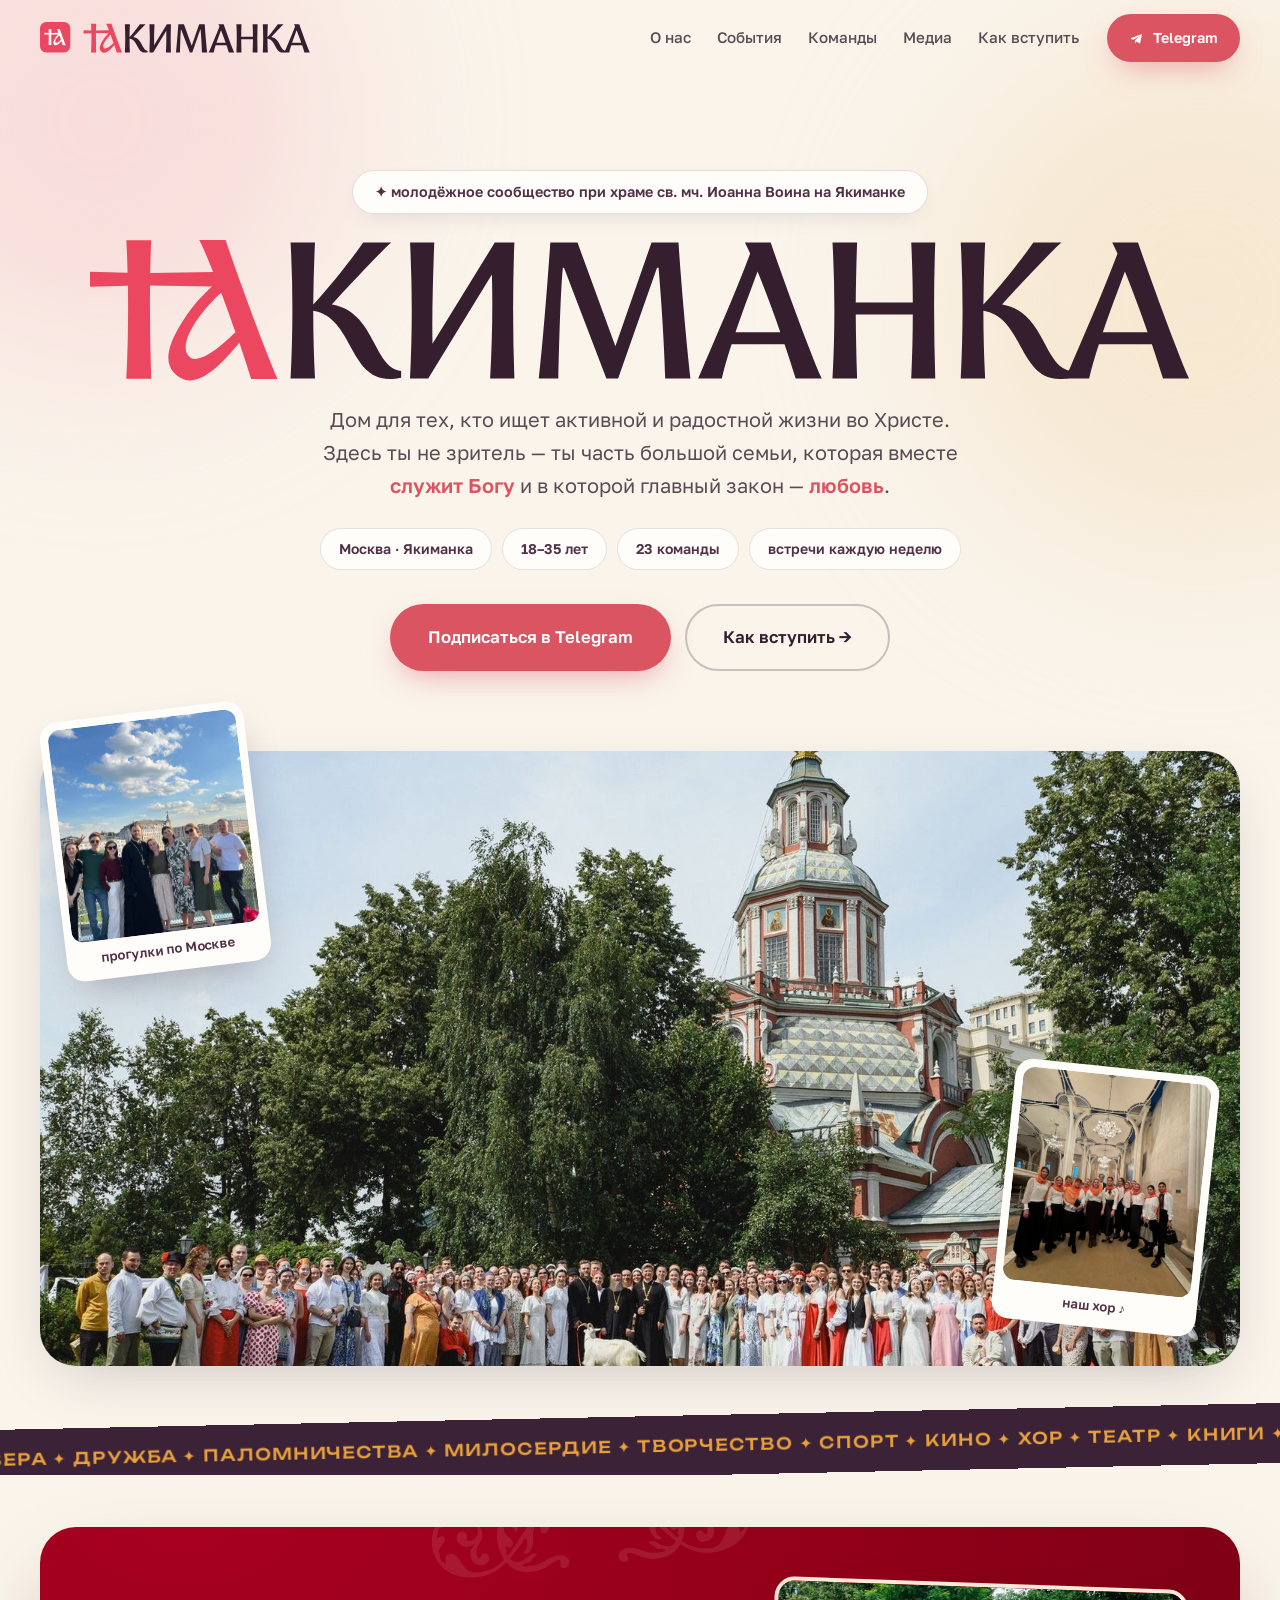
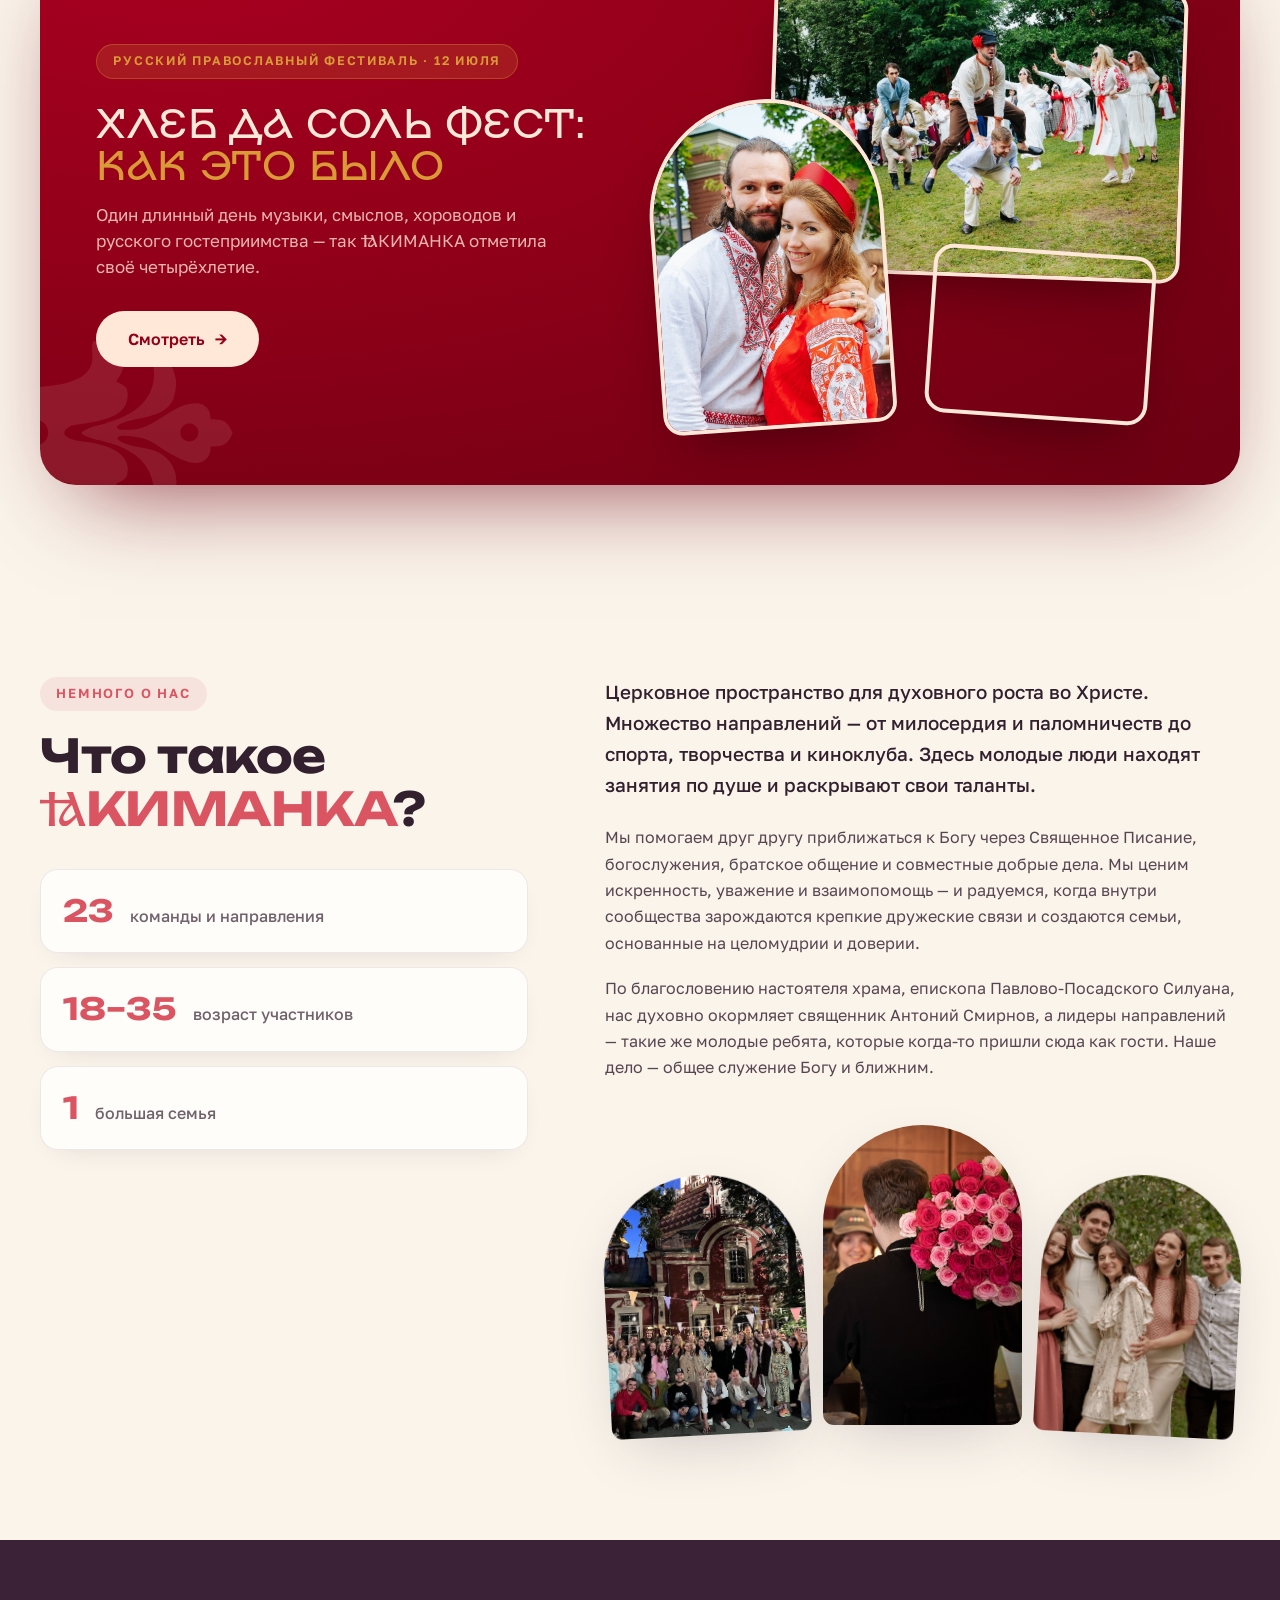
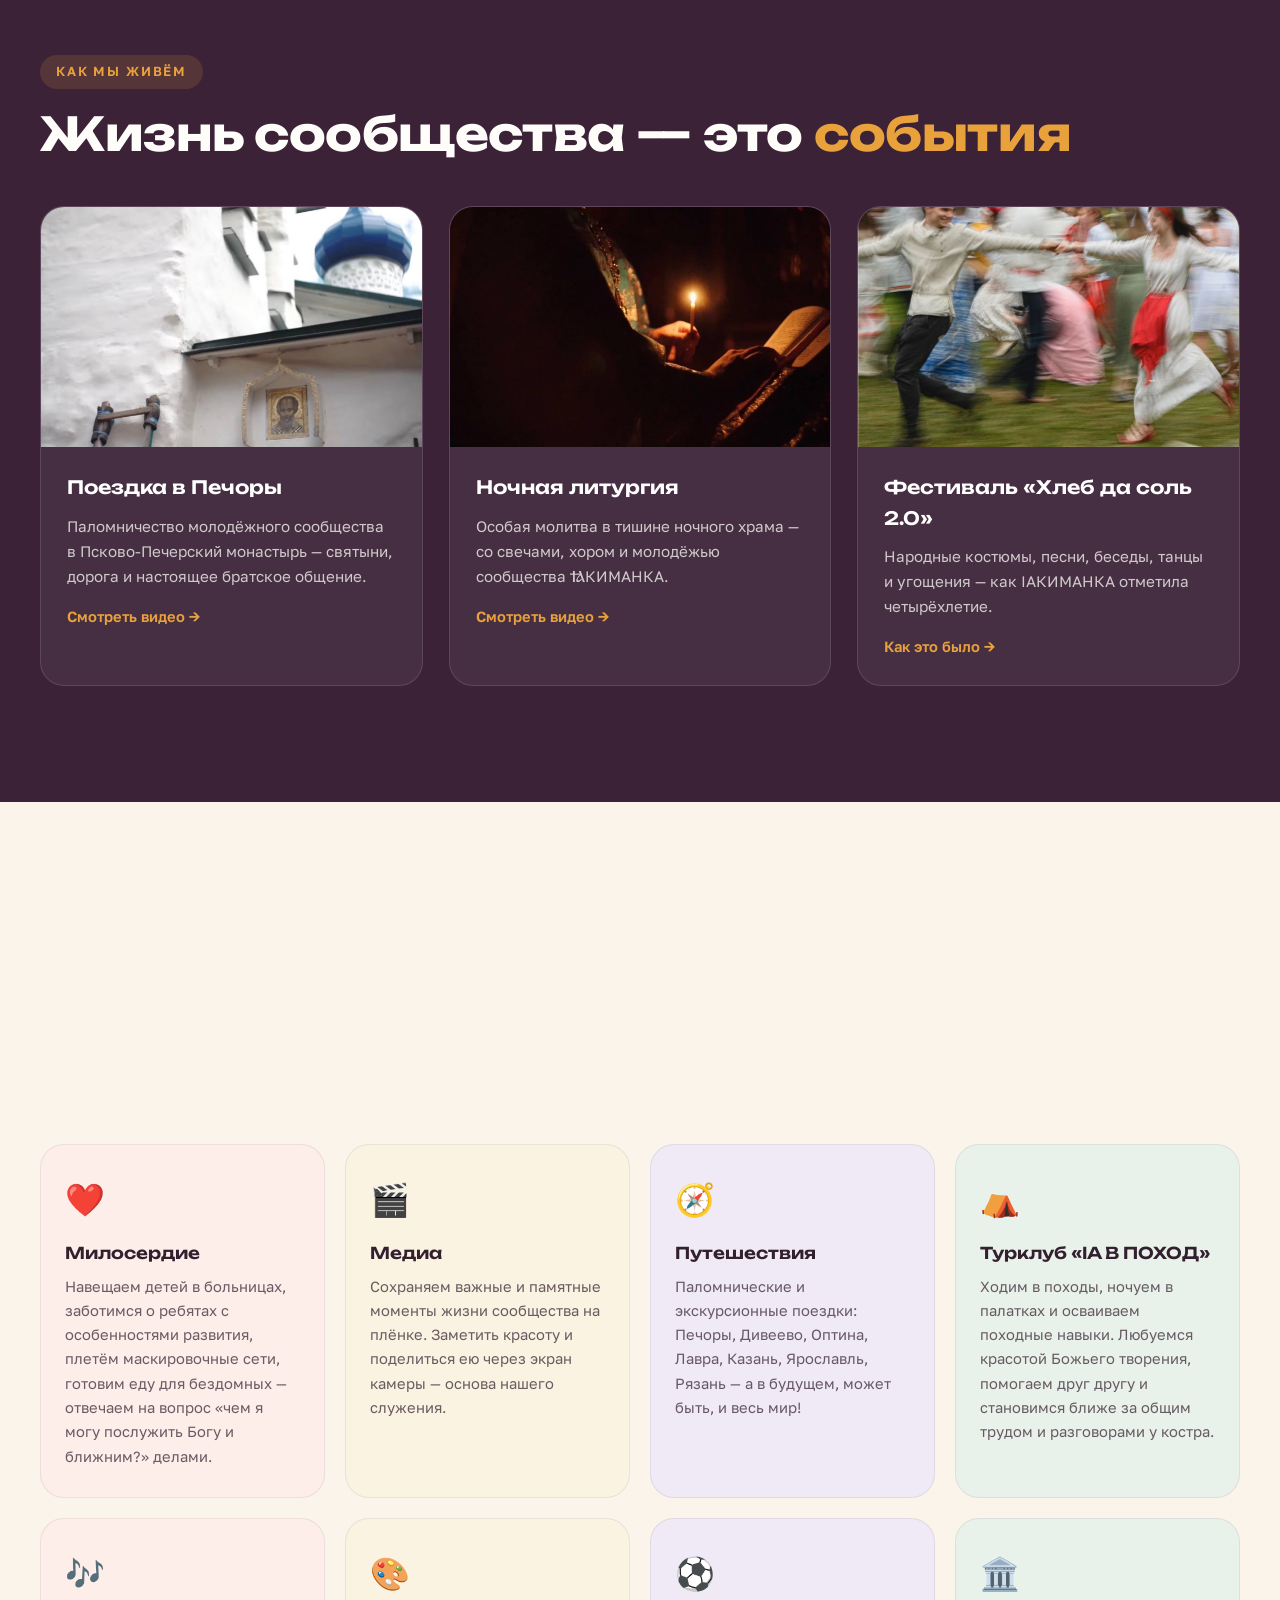
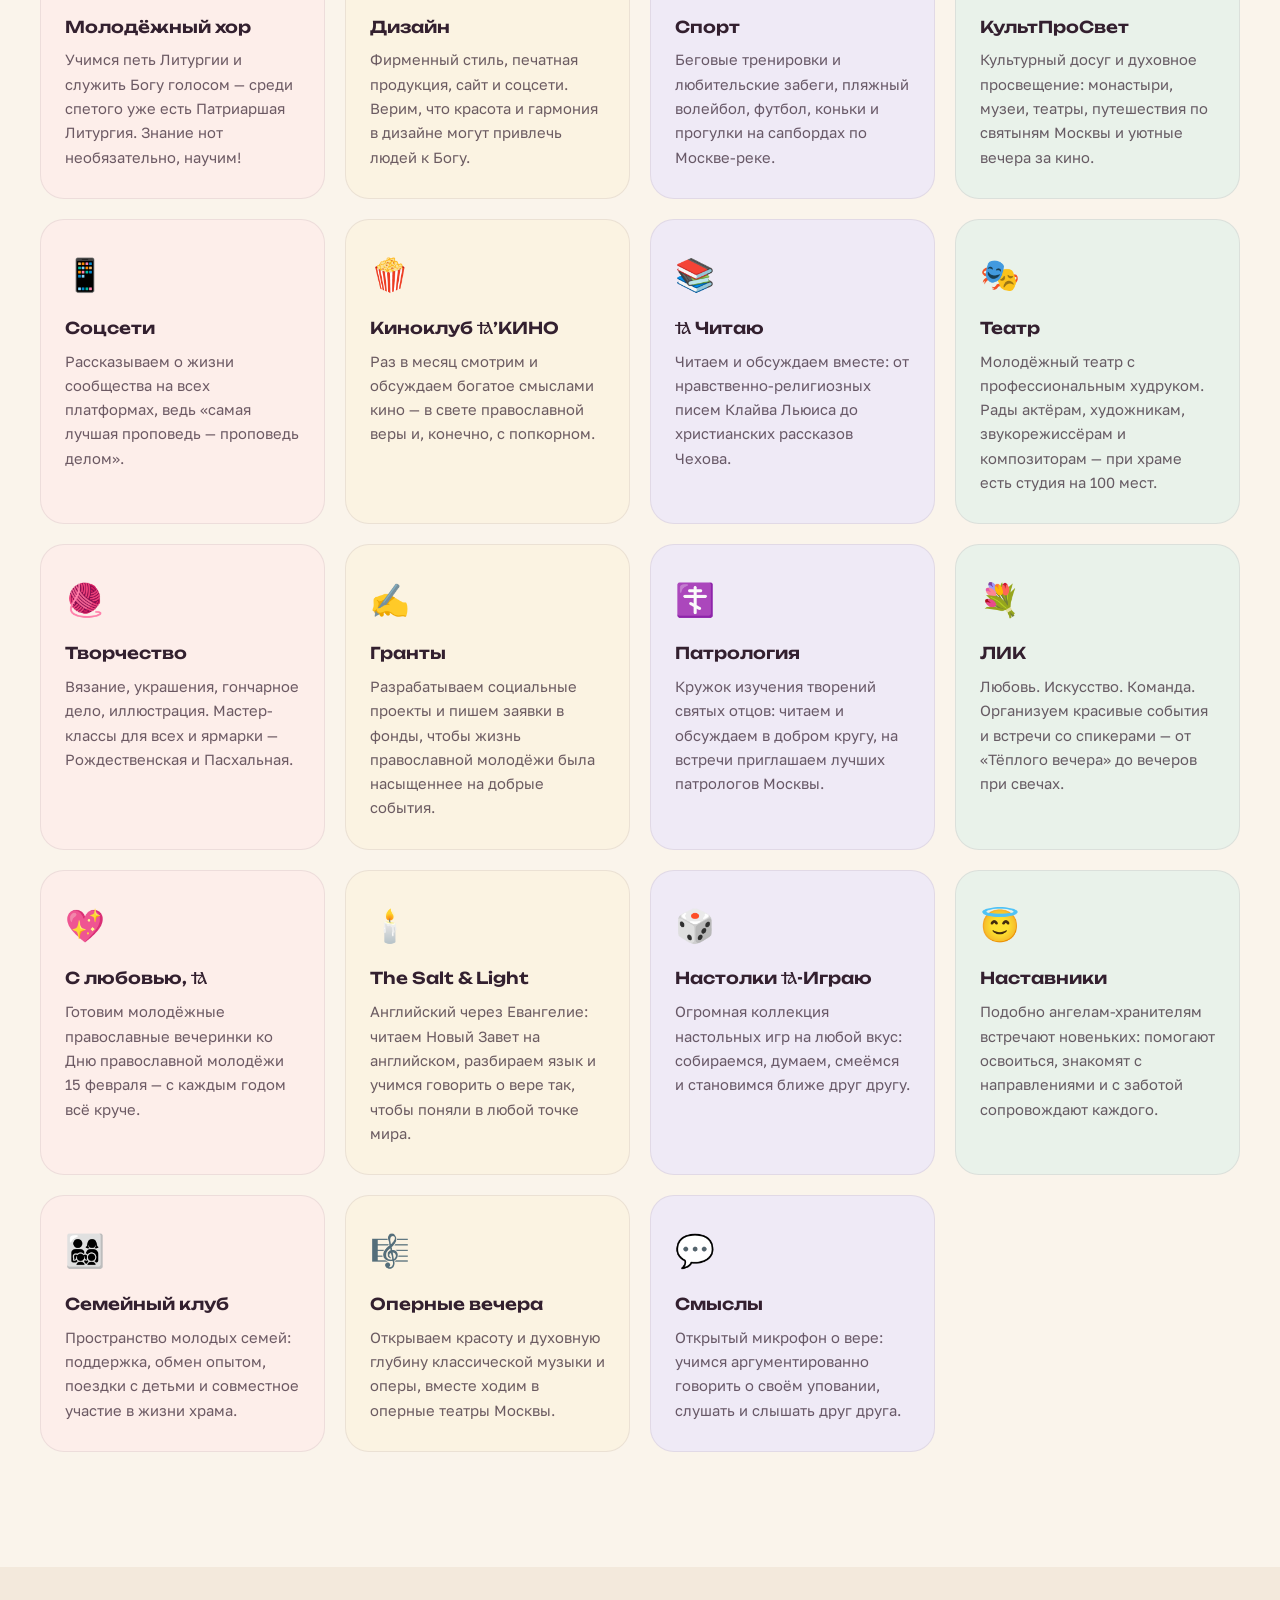
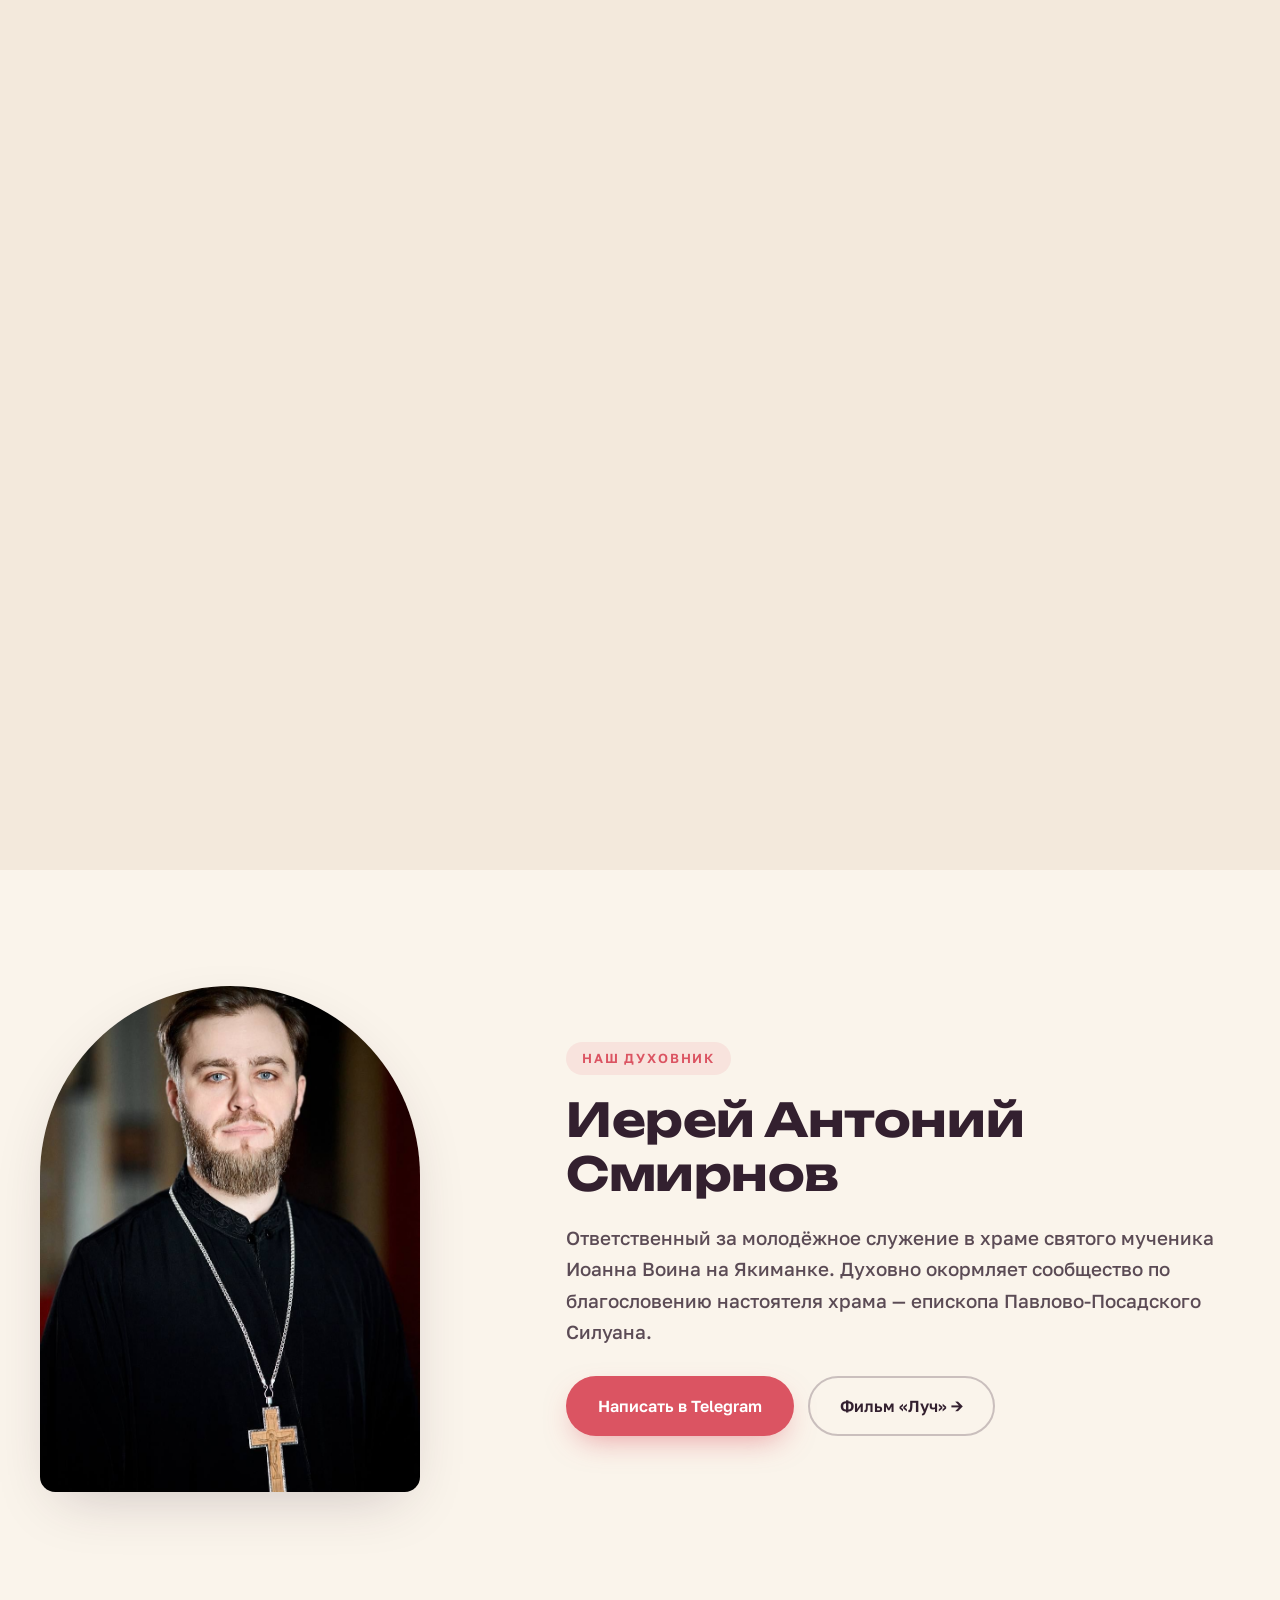
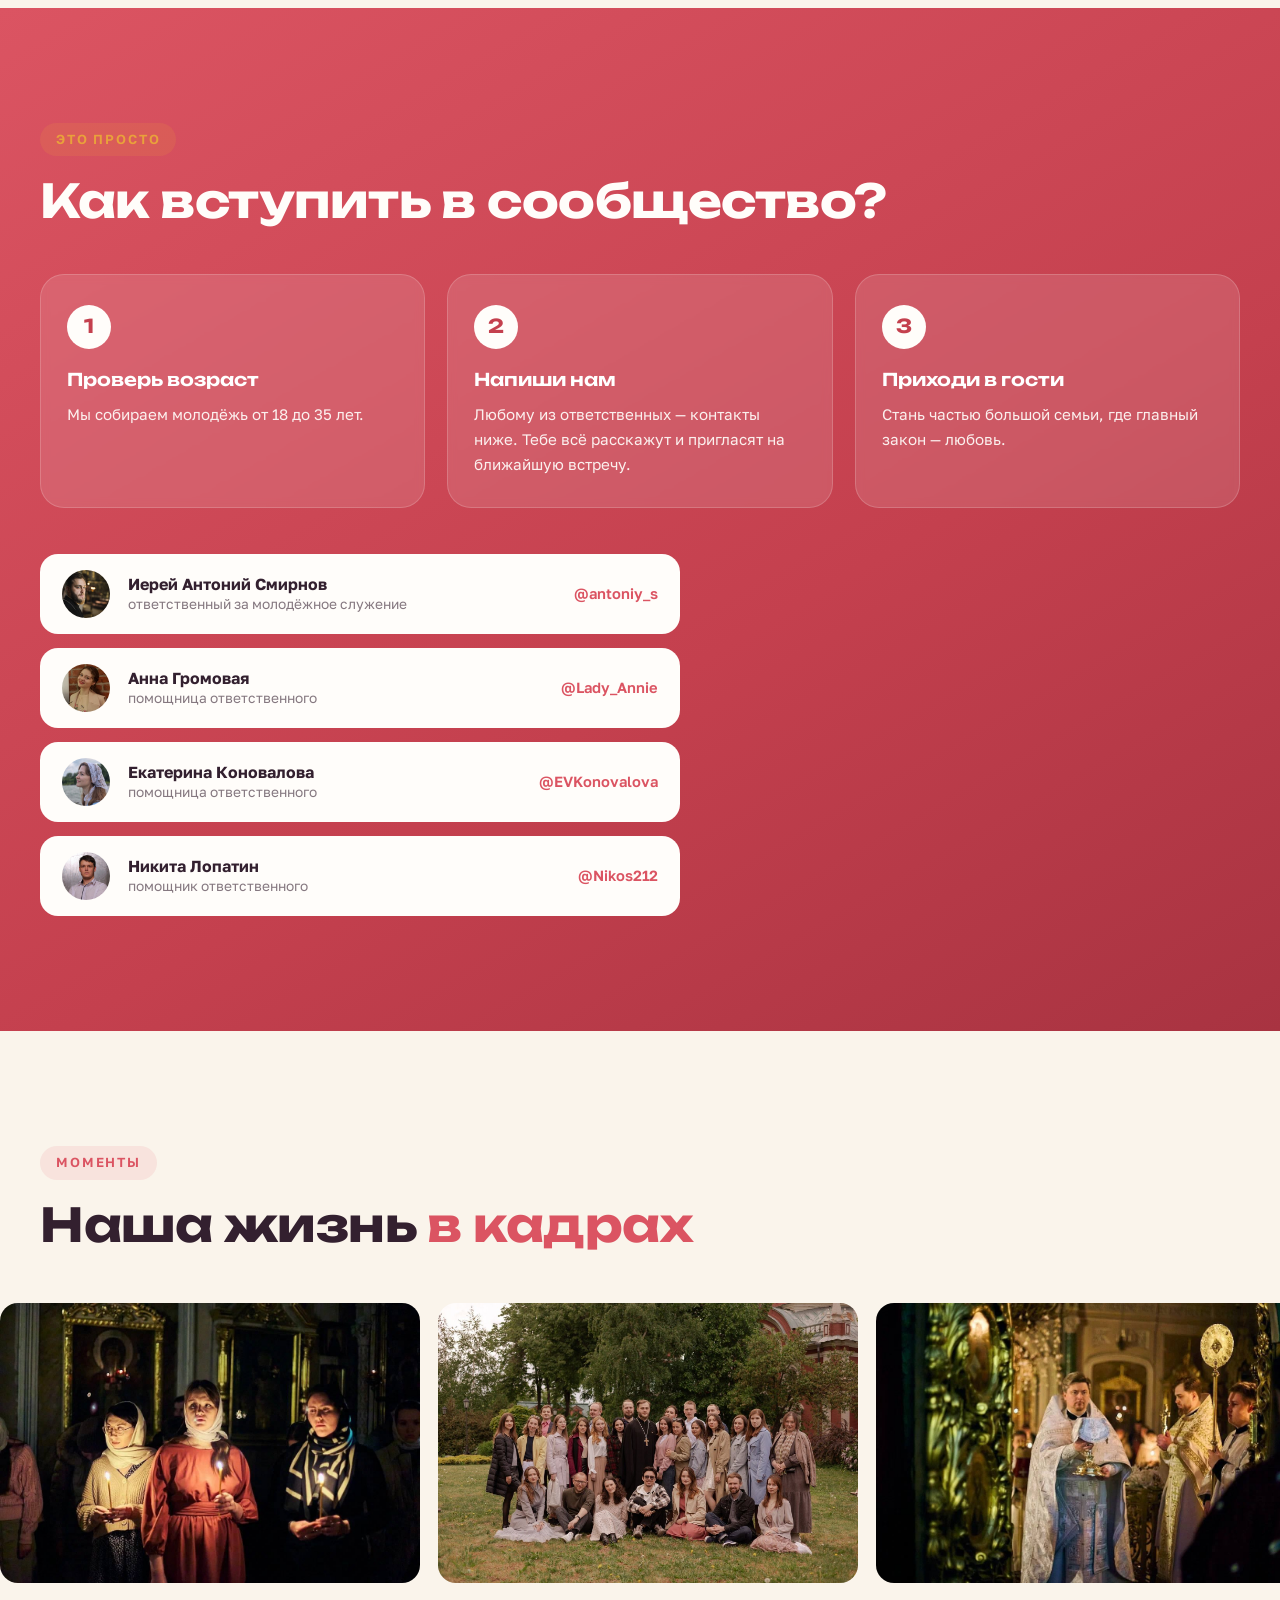
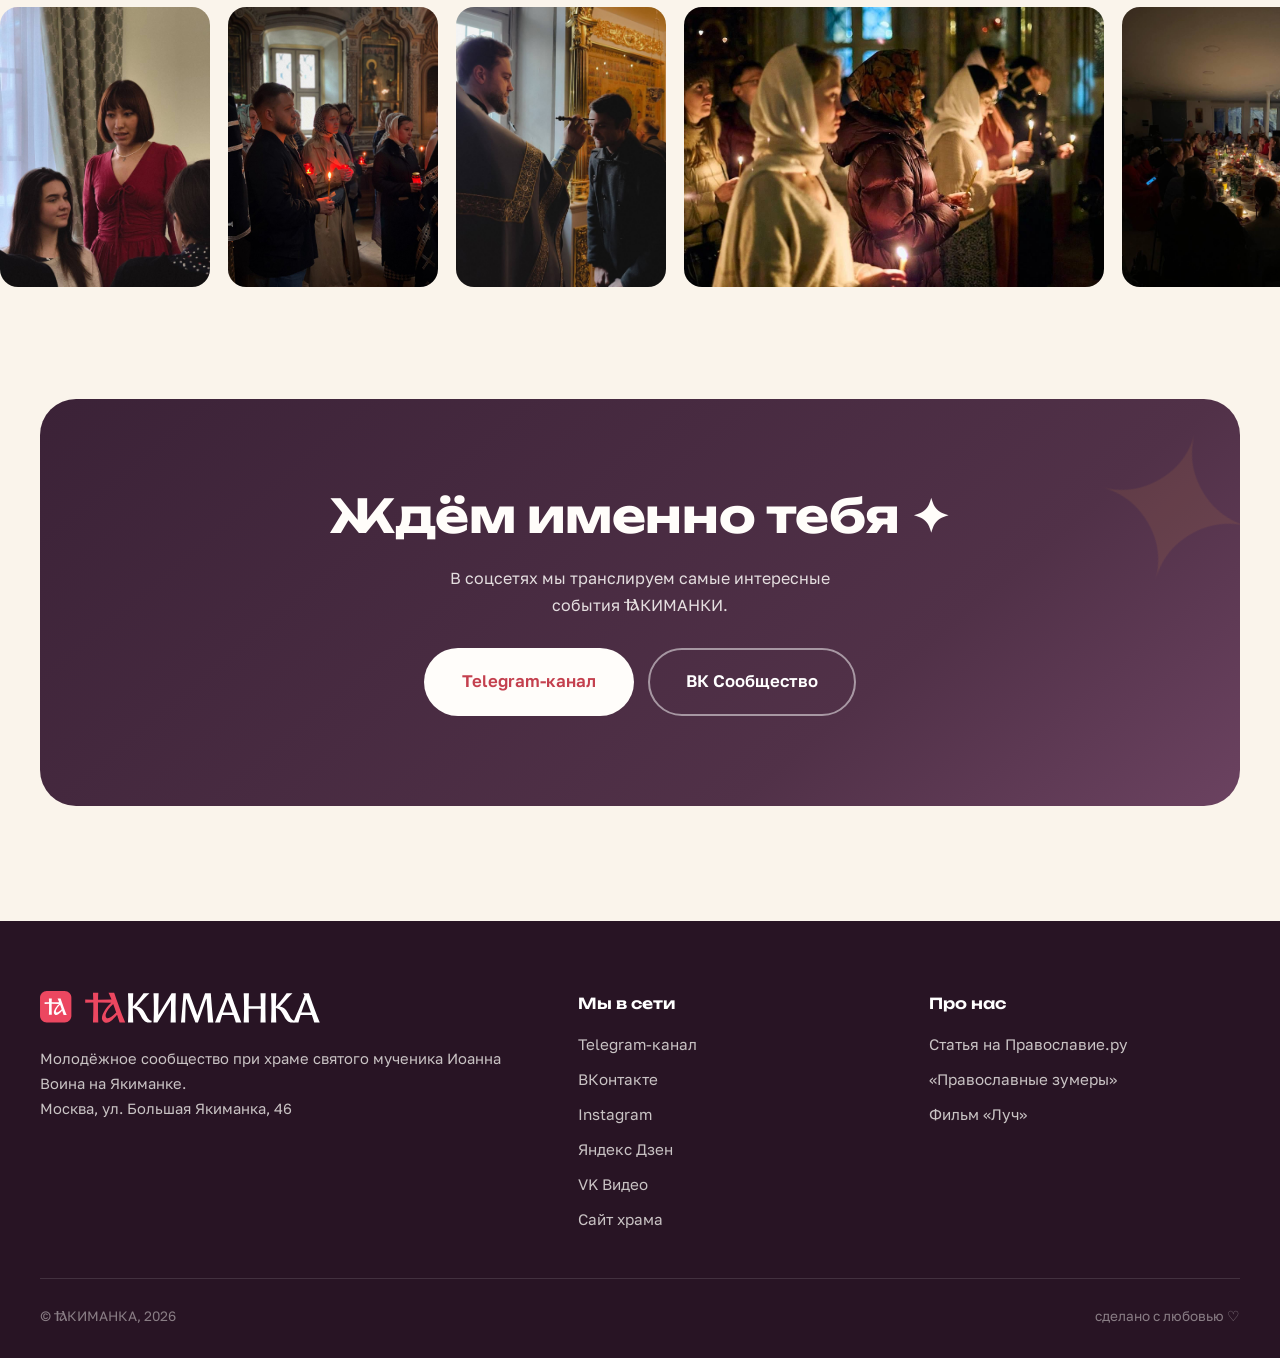
<file: index.html>
<!DOCTYPE html>
<html lang="ru">
<head>
  <meta charset="UTF-8">
  <meta name="viewport" content="width=device-width, initial-scale=1.0">
  <title>IAКИМАНКА — молодёжное сообщество при храме Иоанна Воина на Якиманке</title>
  <meta name="description" content="IAКИМАНКА — молодёжное сообщество при храме святого мученика Иоанна Воина на Якиманке. Служим Богу вместе: вера, дружба, паломничества, творчество и добрые дела. 18–35 лет, Москва.">
  <link rel="icon" href="assets/img/favicon.svg" type="image/svg+xml">
  <link rel="icon" href="assets/img/favicon-32.png" type="image/png" sizes="32x32">
  <link rel="apple-touch-icon" href="assets/img/apple-touch-icon.png">
  <link rel="preconnect" href="https://fonts.googleapis.com">
  <link rel="preconnect" href="https://fonts.gstatic.com" crossorigin>
  <link href="https://fonts.googleapis.com/css2?family=Unbounded:wght@400;500;600;700;800&family=Golos+Text:wght@400;500;600;700&display=swap" rel="stylesheet">
  <link rel="stylesheet" href="assets/css/style.css?v=11">
</head>
<body>

<!-- глиф Ꙗ (церковнославянское «я») из фирменного логотипа -->
<svg style="display:none" xmlns="http://www.w3.org/2000/svg" aria-hidden="true">
  <symbol id="ya" viewBox="281 491.7 117.8 88.6">
    <path fill="currentColor" d="M366.1,491.7h-16.5c1,1.8,1.9,3.8,2.8,5.8.2.5.4.9.6,1.4l4.8,11.5c.2.5.4,1,.6,1.5l-39.6.7c.1-6.9.3-13.8.6-20.8h-15.6c.4,6.8.6,13.7.8,20.6l-23.6-.7v9.5l23.8-.7c.3,19.4,0,39.1-1,58.8h15.6c-.6-19.6-.9-39.2-.7-58.9l39,.7c-4.6,4-11.4,10.9-18.3,21.5-10.8,17-11.3,26.7-5.6,32.9,13.6,14.6,31.3-7.6,41-18.9l.3.7c2.6,7.8,5,15.3,7.1,22.1h16.6c-9.8-22.8-25.3-65.9-32.6-87.5ZM343.2,565.2c-8.1-8.2,8.9-30.4,20.2-40.2.6,1.5,6.6,17.8,8.8,24.4l.2.6c-3.6,3.2-22.2,22.3-29.2,15.2Z"/>
  </symbol>
  <symbol id="ya-badge" viewBox="148.2 490.1 92.3 92.3">
    <rect fill="currentColor" x="148.2" y="490.1" width="92.3" height="92.3" rx="19.7" ry="19.7"/>
    <path fill="#fff" d="M208.9,511.9h-9.1c.6,1,1,2.1,1.5,3.2.1.3.2.5.3.8l2.6,6.3c.1.3.2.5.3.8l-21.9.4c0-3.8.2-7.6.3-11.5h-8.6c.2,3.8.3,7.6.4,11.4l-13-.4v5.2l13.1-.4c.2,10.7,0,21.6-.5,32.5h8.6c-.3-10.8-.5-21.7-.4-32.5l21.5.4c-2.5,2.2-6.3,6-10.1,11.9-5.9,9.4-6.3,14.8-3.1,18.1,7.5,8,17.3-4.2,22.7-10.4v.4c1.6,4.3,2.9,8.4,4.1,12.2h9.2c-5.4-12.6-13.9-36.4-18-48.3ZM196.2,552.4c-4.5-4.5,4.9-16.8,11.1-22.2.3.8,3.6,9.8,4.9,13.5v.3c-1.9,1.8-12.1,12.3-16,8.4Z"/>
  </symbol>
</svg>

<!-- ═══════════ HEADER ═══════════ -->
<header class="header" id="header">
  <div class="container header__inner">
    <a href="#top" class="logo" aria-label="Якиманка — на главную">
      <img class="logo__image" src="assets/img/logo-header.svg?v=2" alt="Якиманка">
    </a>
    <nav class="nav" id="nav">
      <a href="#about">О нас</a>
      <a href="#events">События</a>
      <a href="#teams">Команды</a>
      <a href="#media">Медиа</a>
      <a href="#join">Как вступить</a>
    </nav>
    <a href="https://t.me/IAKIMANKA" target="_blank" rel="noopener" class="btn btn--sm btn--berry header__cta">
      <svg viewBox="0 0 24 24" width="16" height="16" fill="currentColor"><path d="M9.04 15.51 8.9 19.4c.39 0 .56-.17.77-.37l1.85-1.77 3.84 2.8c.7.39 1.2.19 1.39-.65l2.52-11.8c.22-1.03-.37-1.44-1.06-1.19L3.4 12.13c-1.01.39-1 .95-.17 1.2l3.78 1.18 8.79-5.53c.41-.27.79-.12.48.15l-7.24 6.38Z"/></svg>
      Telegram
    </a>
    <button class="burger" id="burger" aria-label="Меню"><span></span><span></span><span></span></button>
  </div>
</header>

<main id="top">

  <!-- ═══════════ HERO ═══════════ -->
  <section class="hero">
    <div class="hero__blob hero__blob--1"></div>
    <div class="hero__blob hero__blob--2"></div>
    <div class="container">
      <div class="hero__badge reveal">✦ молодёжное сообщество при храме св. мч. Иоанна Воина на Якиманке</div>
      <h1 class="hero__title reveal">
        <img src="assets/img/hero-logo.svg?v=2" alt="Якиманка">
      </h1>
      <p class="hero__sub reveal">Дом для тех, кто ищет активной и радостной жизни во&nbsp;Христе. Здесь ты не зритель — ты часть большой семьи, которая вместе <em>служит Богу</em> и в которой главный закон — <em>любовь</em>.</p>
      <div class="hero__chips reveal">
        <span class="chip">Москва · Якиманка</span>
        <span class="chip">18–35 лет</span>
        <span class="chip">23 команды</span>
        <span class="chip">встречи каждую неделю</span>
      </div>
      <div class="hero__actions reveal">
        <a href="https://t.me/IAKIMANKA" target="_blank" rel="noopener" class="btn btn--berry btn--lg">Подписаться в Telegram</a>
        <a href="#join" class="btn btn--ghost btn--lg">Как вступить →</a>
      </div>
    </div>

    <div class="container hero__collage reveal">
      <figure class="hero__photo">
        <img src="assets/img/IMG_5201.jpg" alt="Молодёжное сообщество IAКИМАНКА у храма Иоанна Воина" loading="eager">
      </figure>
      <figure class="hero__sticker hero__sticker--left">
        <img src="assets/img/_PNG.jpg" alt="Прогулка по Москве" loading="lazy">
        <figcaption>прогулки по Москве</figcaption>
      </figure>
      <figure class="hero__sticker hero__sticker--right">
        <img src="assets/img/IMG_20250216_015705_.jpg" alt="Наш хор" loading="lazy">
        <figcaption>наш хор ♪</figcaption>
      </figure>
    </div>

    <!-- бегущая строка -->
    <div class="marquee" aria-hidden="true">
      <div class="marquee__track">
        <span>вера ✦ дружба ✦ паломничества ✦ милосердие ✦ творчество ✦ спорт ✦ кино ✦ хор ✦ театр ✦ книги ✦ добрые дела ✦&nbsp;</span>
        <span>вера ✦ дружба ✦ паломничества ✦ милосердие ✦ творчество ✦ спорт ✦ кино ✦ хор ✦ театр ✦ книги ✦ добрые дела ✦&nbsp;</span>
      </div>
    </div>
  </section>

  <!-- ═══════════ ФЕСТИВАЛЬ · ПЕРЕХОД ═══════════ -->
  <section class="fest" aria-labelledby="fest-title">
    <div class="container">
      <a class="fest__card reveal" href="hlebdasol2-fest-kak-eto-bylo/">
        <span class="fest__ornament fest__ornament--birds" aria-hidden="true"></span>
        <span class="fest__ornament fest__ornament--pair" aria-hidden="true"></span>

        <div class="fest__copy">
          <p class="fest__kicker"><span class="fest__kicker-long">русский православный </span>фестиваль · 12 июля</p>
          <h2 class="fest__title" id="fest-title">Хлеб да соль фест:<br><span>как это было</span></h2>
          <p class="fest__lead">Один длинный день музыки, смыслов, хороводов и русского гостеприимства — так <span class="nb"><svg class="ya" role="img" aria-label="Я"><use href="#ya"/></svg>КИМАНКА</span> отметила своё четырёхлетие.</p>
          <span class="fest__btn">Смотреть <i aria-hidden="true">→</i></span>
        </div>

        <div class="fest__photos" aria-hidden="true">
          <figure class="fest__photo fest__photo--main"><img src="assets/img/fest/fest-dance.jpg" alt="" loading="lazy" decoding="async"></figure>
          <figure class="fest__photo fest__photo--portrait"><img src="assets/img/fest/fest-portrait.jpg" alt="" loading="lazy" decoding="async"></figure>
          <figure class="fest__photo fest__photo--small"><img src="assets/img/fest/fest-treats.jpg" alt="" loading="lazy" decoding="async"></figure>
        </div>
      </a>
    </div>
  </section>

  <!-- ═══════════ О НАС ═══════════ -->
  <section class="about section" id="about">
    <div class="container about__grid">
      <div class="about__sticky">
        <p class="eyebrow reveal">немного о нас</p>
        <h2 class="h2 reveal">Что такое <span class="accent nb"><svg class="ya" role="img" aria-label="Я"><use href="#ya"/></svg>КИМАНКА</span>?</h2>
        <div class="about__stats reveal">
          <div class="stat"><b>23</b><span>команды и направления</span></div>
          <div class="stat"><b>18–35</b><span>возраст участников</span></div>
          <div class="stat"><b>1</b><span>большая семья</span></div>
        </div>
      </div>
      <div class="about__body">
        <p class="lead reveal">Церковное пространство для духовного роста во Христе. Множество направлений — от милосердия и паломничеств до спорта, творчества и киноклуба. Здесь молодые люди находят занятия по душе и раскрывают свои таланты.</p>
        <p class="reveal">Мы помогаем друг другу приближаться к Богу через Священное Писание, богослужения, братское общение и совместные добрые дела. Мы ценим искренность, уважение и взаимопомощь — и радуемся, когда внутри сообщества зарождаются крепкие дружеские связи и создаются семьи, основанные на целомудрии и доверии.</p>
        <p class="reveal">По благословению настоятеля храма, епископа Павлово-Посадского Силуана, нас духовно окормляет священник Антоний Смирнов, а лидеры направлений — такие же молодые ребята, которые когда-то пришли сюда как гости. Наше дело — общее служение Богу и ближним.</p>
        <div class="about__arches reveal">
          <figure class="arch arch--tilt-l"><img src="assets/img/about-yard-group.jpg" alt="Молодёжное сообщество вечером у храма Иоанна Воина" loading="lazy"></figure>
          <figure class="arch arch--up"><img src="assets/img/about-flowers.jpg" alt="Букет цветов" loading="lazy"></figure>
          <figure class="arch arch--tilt-r"><img src="assets/img/IMG_8602.jpg" alt="Друзья" loading="lazy"></figure>
        </div>
      </div>
    </div>
  </section>

  <!-- ═══════════ ЖИЗНЬ СООБЩЕСТВА ═══════════ -->
  <section class="events section section--plum" id="events">
    <div class="container">
      <p class="eyebrow eyebrow--light reveal">как мы живём</p>
      <h2 class="h2 h2--light reveal">Жизнь сообщества — это <span class="accent-gold">события</span></h2>
      <div class="events__grid">
        <article class="event-card reveal">
          <figure class="event-card__img"><img src="assets/img/event-pechory.jpg?v=2" alt="Поездка в Печоры" loading="lazy"></figure>
          <div class="event-card__body">
            <h3>Поездка в Печоры</h3>
            <p>Паломничество молодёжного сообщества в Псково-Печерский монастырь — святыни, дорога и настоящее братское общение.</p>
            <div class="event-card__links">
              <a href="https://vkvideo.ru/video-220522145_456239042" target="_blank" rel="noopener" class="link-arrow">Смотреть видео</a>
            </div>
          </div>
        </article>
        <article class="event-card reveal">
          <figure class="event-card__img"><img src="assets/img/event-night-liturgy.jpg?v=2" alt="Ночная литургия" loading="lazy"></figure>
          <div class="event-card__body">
            <h3>Ночная литургия</h3>
            <p>Особая молитва в тишине ночного храма — со свечами, хором и молодёжью сообщества <span class="nb"><svg class="ya" role="img" aria-label="Я"><use href="#ya"/></svg>КИМАНКА</span>.</p>
            <div class="event-card__links">
              <a href="https://vkvideo.ru/video-220522145_456239056?t=1m16s" target="_blank" rel="noopener" class="link-arrow">Смотреть видео</a>
            </div>
          </div>
        </article>
        <article class="event-card reveal">
          <figure class="event-card__img"><a href="hlebdasol2-fest-kak-eto-bylo/"><img src="assets/img/event-bread-salt.jpg?v=2" alt="Фестиваль Хлеб да соль 2.0" loading="lazy"></a></figure>
          <div class="event-card__body">
            <h3>Фестиваль «Хлеб да соль 2.0»</h3>
            <p>Народные костюмы, песни, беседы, танцы и угощения — как IAКИМАНКА отметила четырёхлетие.</p>
            <div class="event-card__links">
              <a href="hlebdasol2-fest-kak-eto-bylo/" class="link-arrow">Как это было</a>
            </div>
          </div>
        </article>
      </div>
    </div>
  </section>

  <!-- ═══════════ КОМАНДЫ ═══════════ -->
  <section class="teams section" id="teams">
    <div class="container">
      <p class="eyebrow reveal">найди своё</p>
      <h2 class="h2 reveal">23 команды — <span class="accent">каждому по душе</span></h2>
      <p class="section-sub reveal">Лидеры направлений — такие же молодые ребята, которые когда-то пришли сюда как гости.</p>
      <div class="teams__grid">
        <article class="team-card reveal"><div class="team-card__icon">❤️</div><h3>Милосердие</h3><p>Навещаем детей в больницах, заботимся о ребятах с особенностями развития, плетём маскировочные сети, готовим еду для бездомных — отвечаем на вопрос «чем я могу послужить Богу и ближним?» делами.</p></article>
        <article class="team-card reveal"><div class="team-card__icon">🎬</div><h3>Медиа</h3><p>Сохраняем важные и памятные моменты жизни сообщества на плёнке. Заметить красоту и поделиться ею через экран камеры — основа нашего служения.</p></article>
        <article class="team-card reveal"><div class="team-card__icon">🧭</div><h3>Путешествия</h3><p>Паломнические и экскурсионные поездки: Печоры, Дивеево, Оптина, Лавра, Казань, Ярославль, Рязань — а в будущем, может быть, и весь мир!</p></article>
        <article class="team-card reveal"><div class="team-card__icon">⛺</div><h3>Турклуб «IA В ПОХОД»</h3><p>Ходим в походы, ночуем в палатках и осваиваем походные навыки. Любуемся красотой Божьего творения, помогаем друг другу и становимся ближе за общим трудом и разговорами у костра.</p></article>
        <article class="team-card reveal"><div class="team-card__icon">🎶</div><h3>Молодёжный хор</h3><p>Учимся петь Литургии и служить Богу голосом — среди спетого уже есть Патриаршая Литургия. Знание нот необязательно, научим!</p></article>
        <article class="team-card reveal"><div class="team-card__icon">🎨</div><h3>Дизайн</h3><p>Фирменный стиль, печатная продукция, сайт и соцсети. Верим, что красота и гармония в дизайне могут привлечь людей к Богу.</p></article>
        <article class="team-card reveal"><div class="team-card__icon">⚽</div><h3>Спорт</h3><p>Беговые тренировки и любительские забеги, пляжный волейбол, футбол, коньки и прогулки на сапбордах по Москве-реке.</p></article>
        <article class="team-card reveal"><div class="team-card__icon">🏛️</div><h3>КультПроСвет</h3><p>Культурный досуг и духовное просвещение: монастыри, музеи, театры, путешествия по святыням Москвы и уютные вечера за кино.</p></article>
        <article class="team-card reveal"><div class="team-card__icon">📱</div><h3>Соцсети</h3><p>Рассказываем о жизни сообщества на всех платформах, ведь «самая лучшая проповедь — проповедь делом».</p></article>
        <article class="team-card reveal"><div class="team-card__icon">🍿</div><h3>Киноклуб <span class="nb"><svg class="ya" role="img" aria-label="Я"><use href="#ya"/></svg>’КИНО</span></h3><p>Раз в месяц смотрим и обсуждаем богатое смыслами кино — в свете православной веры и, конечно, с попкорном.</p></article>
        <article class="team-card reveal"><div class="team-card__icon">📚</div><h3><svg class="ya" role="img" aria-label="Я"><use href="#ya"/></svg> Читаю</h3><p>Читаем и обсуждаем вместе: от нравственно-религиозных писем Клайва Льюиса до христианских рассказов Чехова.</p></article>
        <article class="team-card reveal"><div class="team-card__icon">🎭</div><h3>Театр</h3><p>Молодёжный театр с профессиональным худруком. Рады актёрам, художникам, звукорежиссёрам и композиторам — при храме есть студия на 100 мест.</p></article>
        <article class="team-card reveal"><div class="team-card__icon">🧶</div><h3>Творчество</h3><p>Вязание, украшения, гончарное дело, иллюстрация. Мастер-классы для всех и ярмарки — Рождественская и Пасхальная.</p></article>
        <article class="team-card reveal"><div class="team-card__icon">✍️</div><h3>Гранты</h3><p>Разрабатываем социальные проекты и пишем заявки в фонды, чтобы жизнь православной молодёжи была насыщеннее на добрые события.</p></article>
        <article class="team-card reveal"><div class="team-card__icon">☦️</div><h3>Патрология</h3><p>Кружок изучения творений святых отцов: читаем и обсуждаем в добром кругу, на встречи приглашаем лучших патрологов Москвы.</p></article>
        <article class="team-card reveal"><div class="team-card__icon">💐</div><h3>ЛИК</h3><p>Любовь. Искусство. Команда. Организуем красивые события и встречи со спикерами — от «Тёплого вечера» до вечеров при свечах.</p></article>
        <article class="team-card reveal"><div class="team-card__icon">💖</div><h3>С любовью, <svg class="ya" role="img" aria-label="Я"><use href="#ya"/></svg></h3><p>Готовим молодёжные православные вечеринки ко Дню православной молодёжи 15 февраля — с каждым годом всё круче.</p></article>
        <article class="team-card reveal"><div class="team-card__icon">🕯️</div><h3>The Salt & Light</h3><p>Английский через Евангелие: читаем Новый Завет на английском, разбираем язык и учимся говорить о вере так, чтобы поняли в любой точке мира.</p></article>
        <article class="team-card reveal"><div class="team-card__icon">🎲</div><h3>Настолки <span class="nb"><svg class="ya" role="img" aria-label="Я"><use href="#ya"/></svg>-Играю</span></h3><p>Огромная коллекция настольных игр на любой вкус: собираемся, думаем, смеёмся и становимся ближе друг другу.</p></article>
        <article class="team-card reveal"><div class="team-card__icon">😇</div><h3>Наставники</h3><p>Подобно ангелам-хранителям встречают новеньких: помогают освоиться, знакомят с направлениями и с заботой сопровождают каждого.</p></article>
        <article class="team-card reveal"><div class="team-card__icon">👨‍👩‍👧‍👦</div><h3>Семейный клуб</h3><p>Пространство молодых семей: поддержка, обмен опытом, поездки с детьми и совместное участие в жизни храма.</p></article>
        <article class="team-card reveal"><div class="team-card__icon">🎼</div><h3>Оперные вечера</h3><p>Открываем красоту и духовную глубину классической музыки и оперы, вместе ходим в оперные театры Москвы.</p></article>
        <article class="team-card reveal"><div class="team-card__icon">💬</div><h3>Смыслы</h3><p>Открытый микрофон о вере: учимся аргументированно говорить о своём уповании, слушать и слышать друг друга.</p></article>
        <article class="team-card team-card--cta reveal">
          <h3>Не нашёл своё?</h3>
          <p>Приходи — вместе придумаем новое направление.</p>
          <a href="#join" class="btn btn--sm btn--light">Присоединиться</a>
        </article>
      </div>
    </div>
  </section>

  <!-- ═══════════ МЕДИА ═══════════ -->
  <section class="media section section--cream" id="media">
    <div class="container">
      <p class="eyebrow reveal">о нас говорят</p>
      <h2 class="h2 reveal">Смотри и читай <span class="accent">про <span class="nb"><svg class="ya" role="img" aria-label="Я"><use href="#ya"/></svg>КИМАНКУ</span></span></h2>
      <div class="media__grid">
        <a href="https://vkvideo.ru/video-207621680_456239781?list=a61ac686af3ff3fe70&t=4m1s" target="_blank" rel="noopener" class="media-card media-card--big reveal">
          <img src="assets/img/orthodox-zoomers.jpg" alt="Православные зумеры" loading="lazy">
          <div class="media-card__overlay">
            <span class="media-card__tag">▶ документальный сериал</span>
            <h3>«Православные зумеры»</h3>
            <p>Серия документального сериала-исследования — про наше молодёжное сообщество.</p>
          </div>
        </a>
        <a href="https://pravoslavie.ru/171762.html" target="_blank" rel="noopener" class="media-card reveal">
          <img src="assets/img/__2025-10-02__124951.jpg" alt="Статья о сообществе" loading="lazy">
          <div class="media-card__overlay">
            <span class="media-card__tag">✍ статья</span>
            <h3>Православие.ру о нас</h3>
            <p>Иерей Антоний Смирнов — о молодёжном клубе «Якиманка».</p>
          </div>
        </a>
        <a href="https://vk.com/video42059967_456239032" target="_blank" rel="noopener" class="media-card reveal">
          <img src="assets/img/film-luch.jpg" alt="Фильм Луч" loading="lazy">
          <div class="media-card__overlay">
            <span class="media-card__tag">▶ док. фильм</span>
            <h3>«Луч»</h3>
            <p>Фильм с иереем Антонием Смирновым — нашим духовником.</p>
          </div>
        </a>
      </div>
    </div>
  </section>

  <!-- ═══════════ ДУХОВНИК ═══════════ -->
  <section class="priest section">
    <div class="container priest__grid">
      <figure class="priest__photo reveal">
        <img src="assets/img/image-05-03-24-01-01.jpg" alt="Иерей Антоний Смирнов" loading="lazy">
      </figure>
      <div class="priest__body">
        <p class="eyebrow reveal">наш духовник</p>
        <h2 class="h2 reveal">Иерей Антоний Смирнов</h2>
        <p class="lead reveal">Ответственный за молодёжное служение в храме святого мученика Иоанна Воина на Якиманке. Духовно окормляет сообщество по благословению настоятеля храма — епископа Павлово-Посадского Силуана.</p>
        <div class="priest__actions reveal">
          <a href="https://t.me/antoniy_s" target="_blank" rel="noopener" class="btn btn--berry">Написать в Telegram</a>
          <a href="https://vk.com/video42059967_456239032" target="_blank" rel="noopener" class="btn btn--ghost">Фильм «Луч» →</a>
        </div>
      </div>
    </div>
  </section>

  <!-- ═══════════ КАК ВСТУПИТЬ ═══════════ -->
  <section class="join section section--berry" id="join">
    <div class="container">
      <p class="eyebrow eyebrow--light reveal">это просто</p>
      <h2 class="h2 h2--light reveal">Как вступить в сообщество?</h2>
      <div class="join__steps">
        <div class="step reveal">
          <span class="step__num">1</span>
          <h3>Проверь возраст</h3>
          <p>Мы собираем молодёжь от 18 до 35 лет.</p>
        </div>
        <div class="step reveal">
          <span class="step__num">2</span>
          <h3>Напиши нам</h3>
          <p>Любому из ответственных — контакты ниже. Тебе всё расскажут и пригласят на ближайшую встречу.</p>
        </div>
        <div class="step reveal">
          <span class="step__num">3</span>
          <h3>Приходи в гости</h3>
          <p>Стань частью большой семьи, где главный закон — любовь.</p>
        </div>
      </div>
      <div class="join__contacts">
        <a href="https://t.me/antoniy_s" target="_blank" rel="noopener" class="contact-card reveal">
          <span class="contact-card__ava"><img src="assets/img/team-antoniy.jpg" alt=""></span>
          <div><b>Иерей Антоний Смирнов</b><span>ответственный за молодёжное служение</span></div>
          <span class="contact-card__tg">@antoniy_s</span>
        </a>
        <a href="https://t.me/Lady_Annie" target="_blank" rel="noopener" class="contact-card reveal">
          <span class="contact-card__ava"><img src="assets/img/team-anna.jpg" alt=""></span>
          <div><b>Анна Громовая</b><span>помощница ответственного</span></div>
          <span class="contact-card__tg">@Lady_Annie</span>
        </a>
        <a href="https://t.me/EVKonovalova" target="_blank" rel="noopener" class="contact-card reveal">
          <span class="contact-card__ava"><img src="assets/img/team-ekaterina.jpg" alt=""></span>
          <div><b>Екатерина Коновалова</b><span>помощница ответственного</span></div>
          <span class="contact-card__tg">@EVKonovalova</span>
        </a>
        <a href="https://t.me/Nikos212" target="_blank" rel="noopener" class="contact-card reveal">
          <span class="contact-card__ava"><img src="assets/img/team-nikita.jpg" alt=""></span>
          <div><b>Никита Лопатин</b><span>помощник ответственного</span></div>
          <span class="contact-card__tg">@Nikos212</span>
        </a>
      </div>
    </div>
  </section>

  <!-- ═══════════ ГАЛЕРЕЯ ═══════════ -->
  <section class="gallery section">
    <div class="container">
      <p class="eyebrow reveal">моменты</p>
      <h2 class="h2 reveal">Наша жизнь <span class="accent">в кадрах</span></h2>
    </div>
    <div class="gallery__row">
      <div class="gallery__track">
        <img src="assets/img/IMG_8640.jpg" alt="" loading="lazy"><img src="assets/img/IMG_4111.jpg" alt="" loading="lazy"><img src="assets/img/IMG_8641.jpg" alt="" loading="lazy"><img src="assets/img/IMG_2441.jpg" alt="" loading="lazy"><img src="assets/img/IMG_8642.jpg" alt="" loading="lazy"><img src="assets/img/IMG_7577.jpg" alt="" loading="lazy"><img src="assets/img/IMG_8643.jpg" alt="" loading="lazy">
        <img src="assets/img/IMG_8640.jpg" alt="" loading="lazy"><img src="assets/img/IMG_4111.jpg" alt="" loading="lazy"><img src="assets/img/IMG_8641.jpg" alt="" loading="lazy"><img src="assets/img/IMG_2441.jpg" alt="" loading="lazy"><img src="assets/img/IMG_8642.jpg" alt="" loading="lazy"><img src="assets/img/IMG_7577.jpg" alt="" loading="lazy"><img src="assets/img/IMG_8643.jpg" alt="" loading="lazy">
      </div>
    </div>
    <div class="gallery__row">
      <div class="gallery__track gallery__track--rev">
        <img src="assets/img/IMG_8625.jpg" alt="" loading="lazy"><img src="assets/img/IMG_5423.jpg" alt="" loading="lazy"><img src="assets/img/IMG_8630.jpg" alt="" loading="lazy"><img src="assets/img/IMG_8644.jpg" alt="" loading="lazy"><img src="assets/img/IMG_5575.jpg" alt="" loading="lazy"><img src="assets/img/IMG_8637__.jpg" alt="" loading="lazy"><img src="assets/img/IMG_8635.jpg" alt="" loading="lazy">
        <img src="assets/img/IMG_8625.jpg" alt="" loading="lazy"><img src="assets/img/IMG_5423.jpg" alt="" loading="lazy"><img src="assets/img/IMG_8630.jpg" alt="" loading="lazy"><img src="assets/img/IMG_8644.jpg" alt="" loading="lazy"><img src="assets/img/IMG_5575.jpg" alt="" loading="lazy"><img src="assets/img/IMG_8637__.jpg" alt="" loading="lazy"><img src="assets/img/IMG_8635.jpg" alt="" loading="lazy">
      </div>
    </div>
  </section>

  <!-- ═══════════ CTA ═══════════ -->
  <section class="cta section">
    <div class="container cta__box reveal">
      <h2 class="h2 h2--light">Ждём именно тебя ✦</h2>
      <p>В соцсетях мы транслируем самые интересные события <span class="nb"><svg class="ya" role="img" aria-label="Я"><use href="#ya"/></svg>КИМАНКИ</span>.</p>
      <div class="cta__actions">
        <a href="https://t.me/IAKIMANKA" target="_blank" rel="noopener" class="btn btn--light btn--lg">Telegram-канал</a>
        <a href="https://vk.com/iakimankaorthodox" target="_blank" rel="noopener" class="btn btn--outline-light btn--lg">ВК Сообщество</a>
      </div>
    </div>
  </section>

</main>

<!-- ═══════════ FOOTER ═══════════ -->
<footer class="footer">
  <div class="container footer__grid">
    <div>
      <a href="#top" class="logo logo--footer" aria-label="Якиманка"><img class="logo__image" src="assets/img/logo-footer.svg?v=2" alt="Якиманка"></a>
      <p class="footer__note">Молодёжное сообщество при храме святого мученика Иоанна Воина на Якиманке.<br>Москва, ул. Большая Якиманка, 46</p>
    </div>
    <div class="footer__col">
      <b>Мы в сети</b>
      <a href="https://t.me/IAKIMANKA" target="_blank" rel="noopener">Telegram-канал</a>
      <a href="https://vk.com/iakimankaorthodox" target="_blank" rel="noopener">ВКонтакте</a>
      <a href="https://www.instagram.com/iakimanka_mk?igsh=MXNzdzJ5MjdqajgwdA==" target="_blank" rel="noopener">Instagram</a>
      <a href="https://dzen.ru/iakimanka" target="_blank" rel="noopener">Яндекс Дзен</a>
      <a href="https://vkvideo.ru/video-220522145_456239446" target="_blank" rel="noopener">VK Видео</a>
      <a href="https://hram-ioanna-voina.ru" target="_blank" rel="noopener">Сайт храма</a>
    </div>
    <div class="footer__col">
      <b>Про нас</b>
      <a href="https://pravoslavie.ru/171762.html" target="_blank" rel="noopener">Статья на Православие.ру</a>
      <a href="https://vkvideo.ru/video-207621680_456239781" target="_blank" rel="noopener">«Православные зумеры»</a>
      <a href="https://vk.com/video42059967_456239032" target="_blank" rel="noopener">Фильм «Луч»</a>
    </div>
  </div>
  <div class="container footer__bottom">
    <span>© <span class="nb"><svg class="ya" role="img" aria-label="Я"><use href="#ya"/></svg>КИМАНКА</span>, 2026</span>
    <span>сделано с любовью ♡</span>
  </div>
</footer>

<script src="assets/js/main.js?v=5"></script>
</body>
</html>
</file>
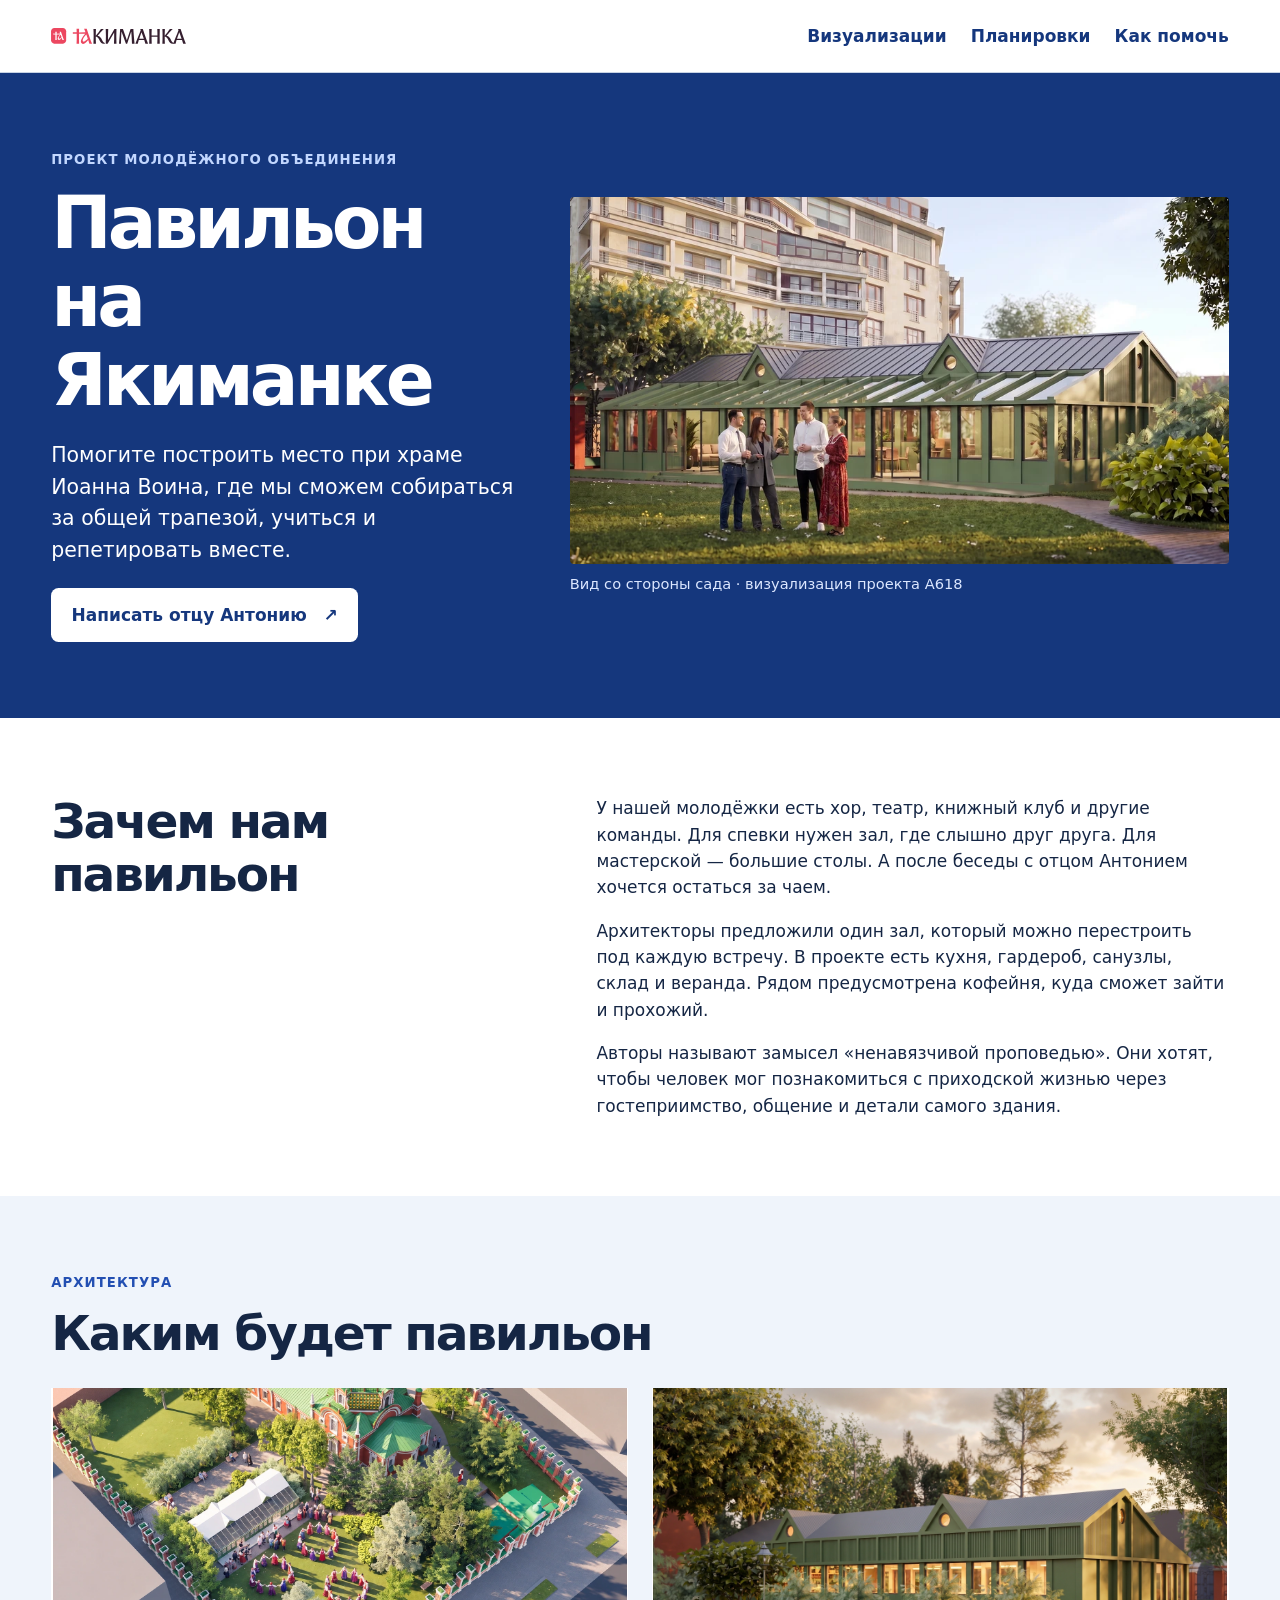
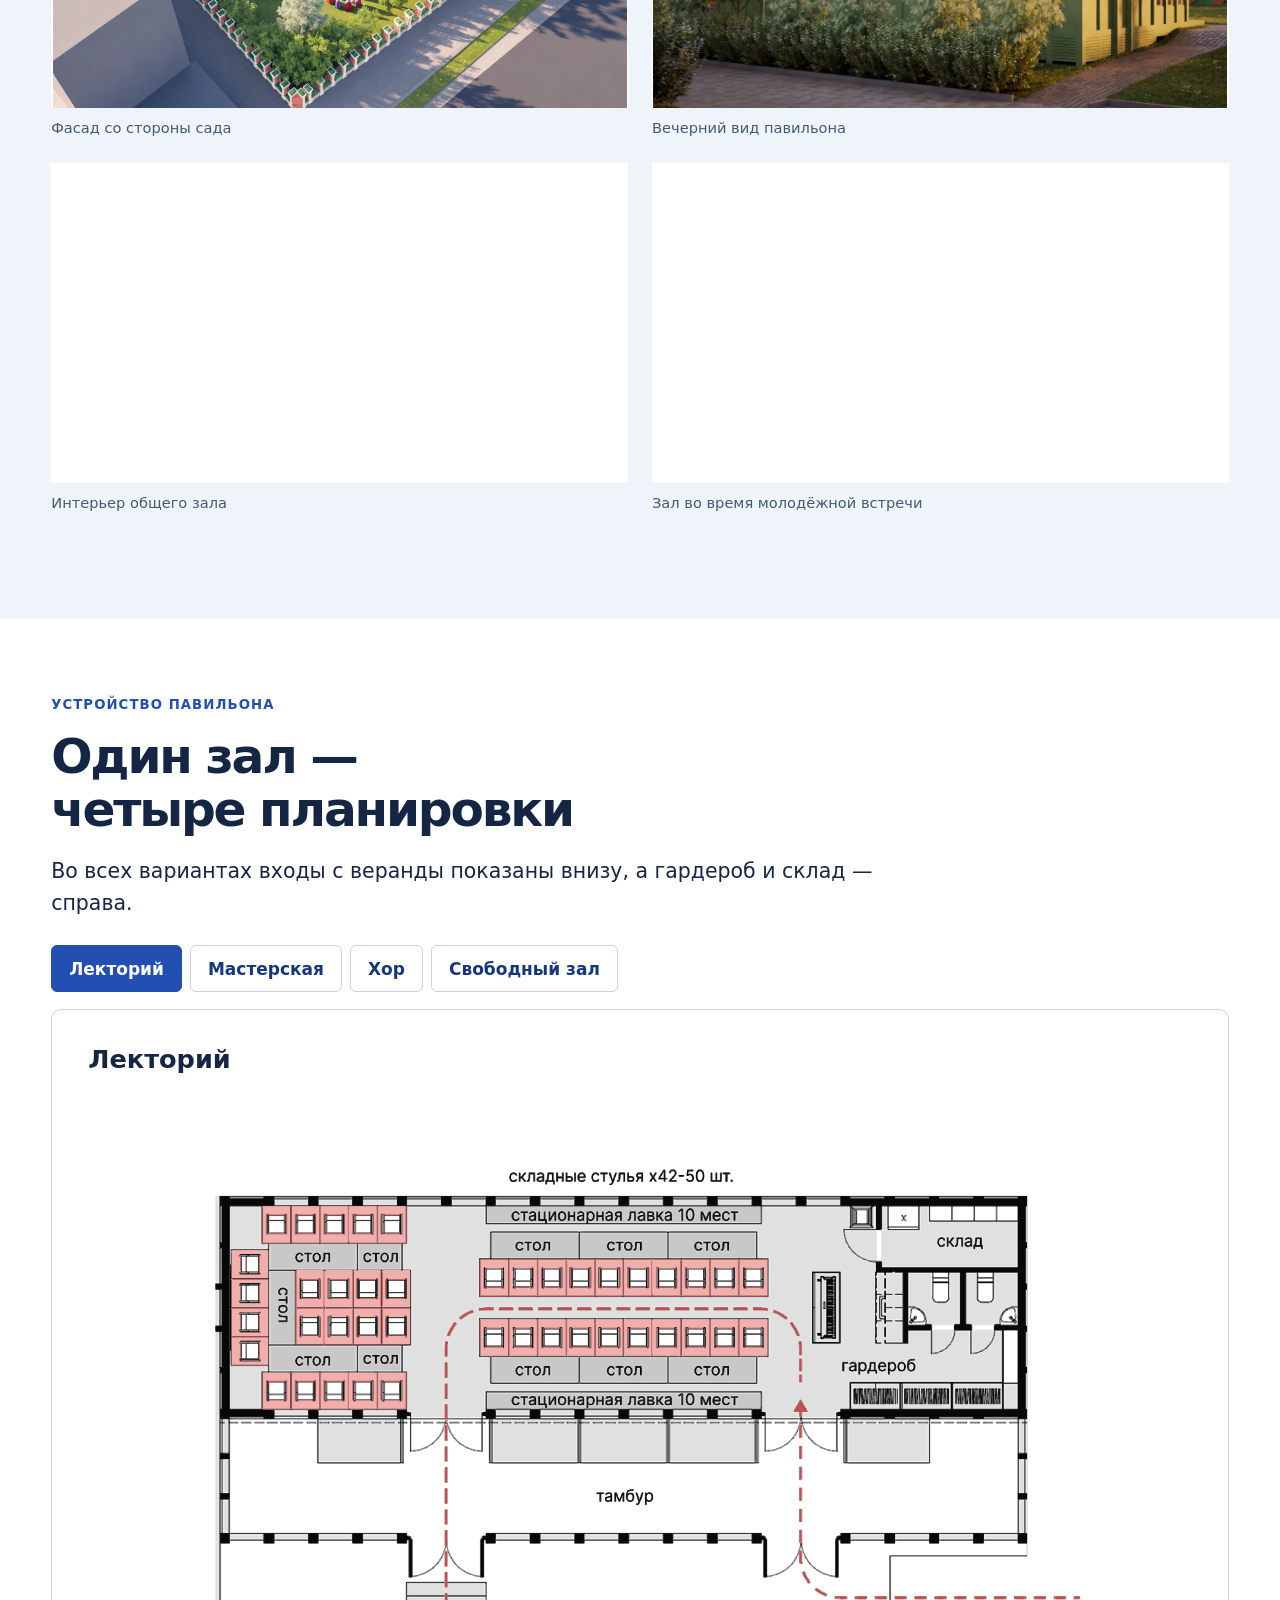
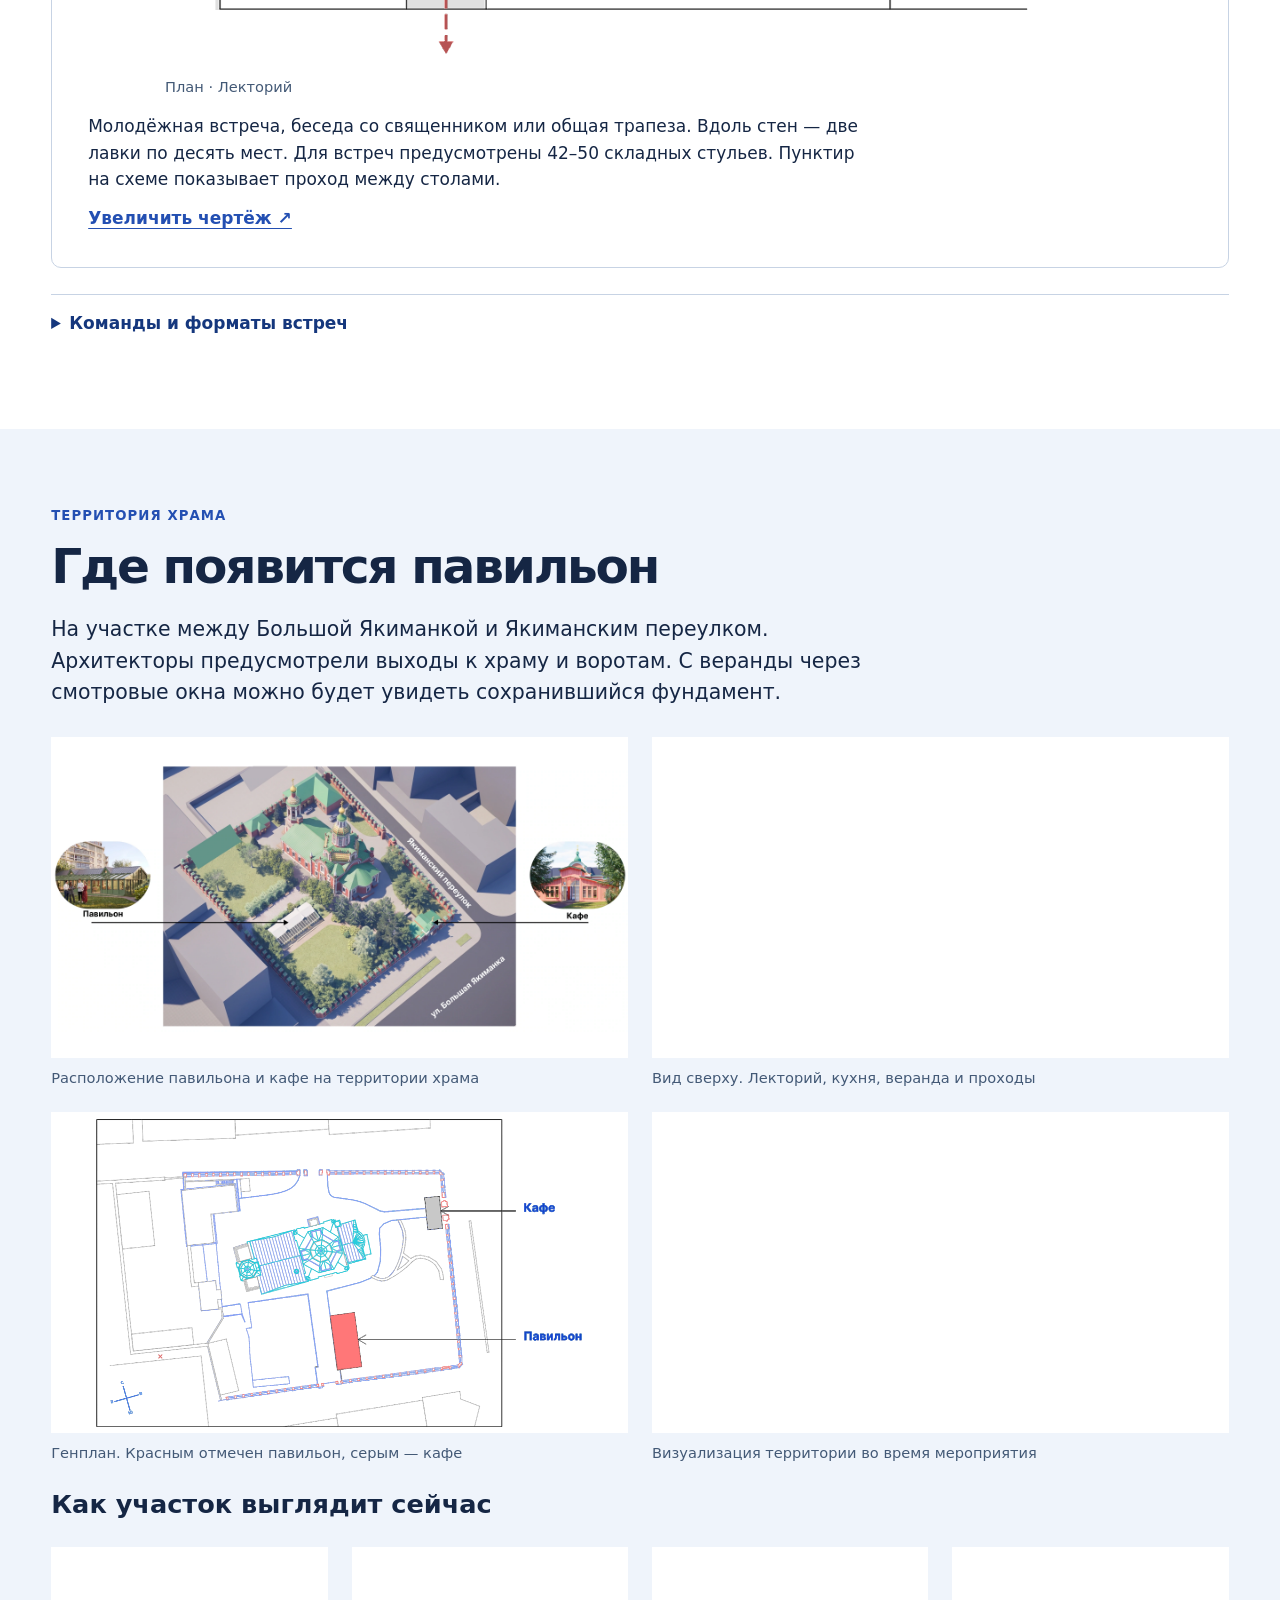
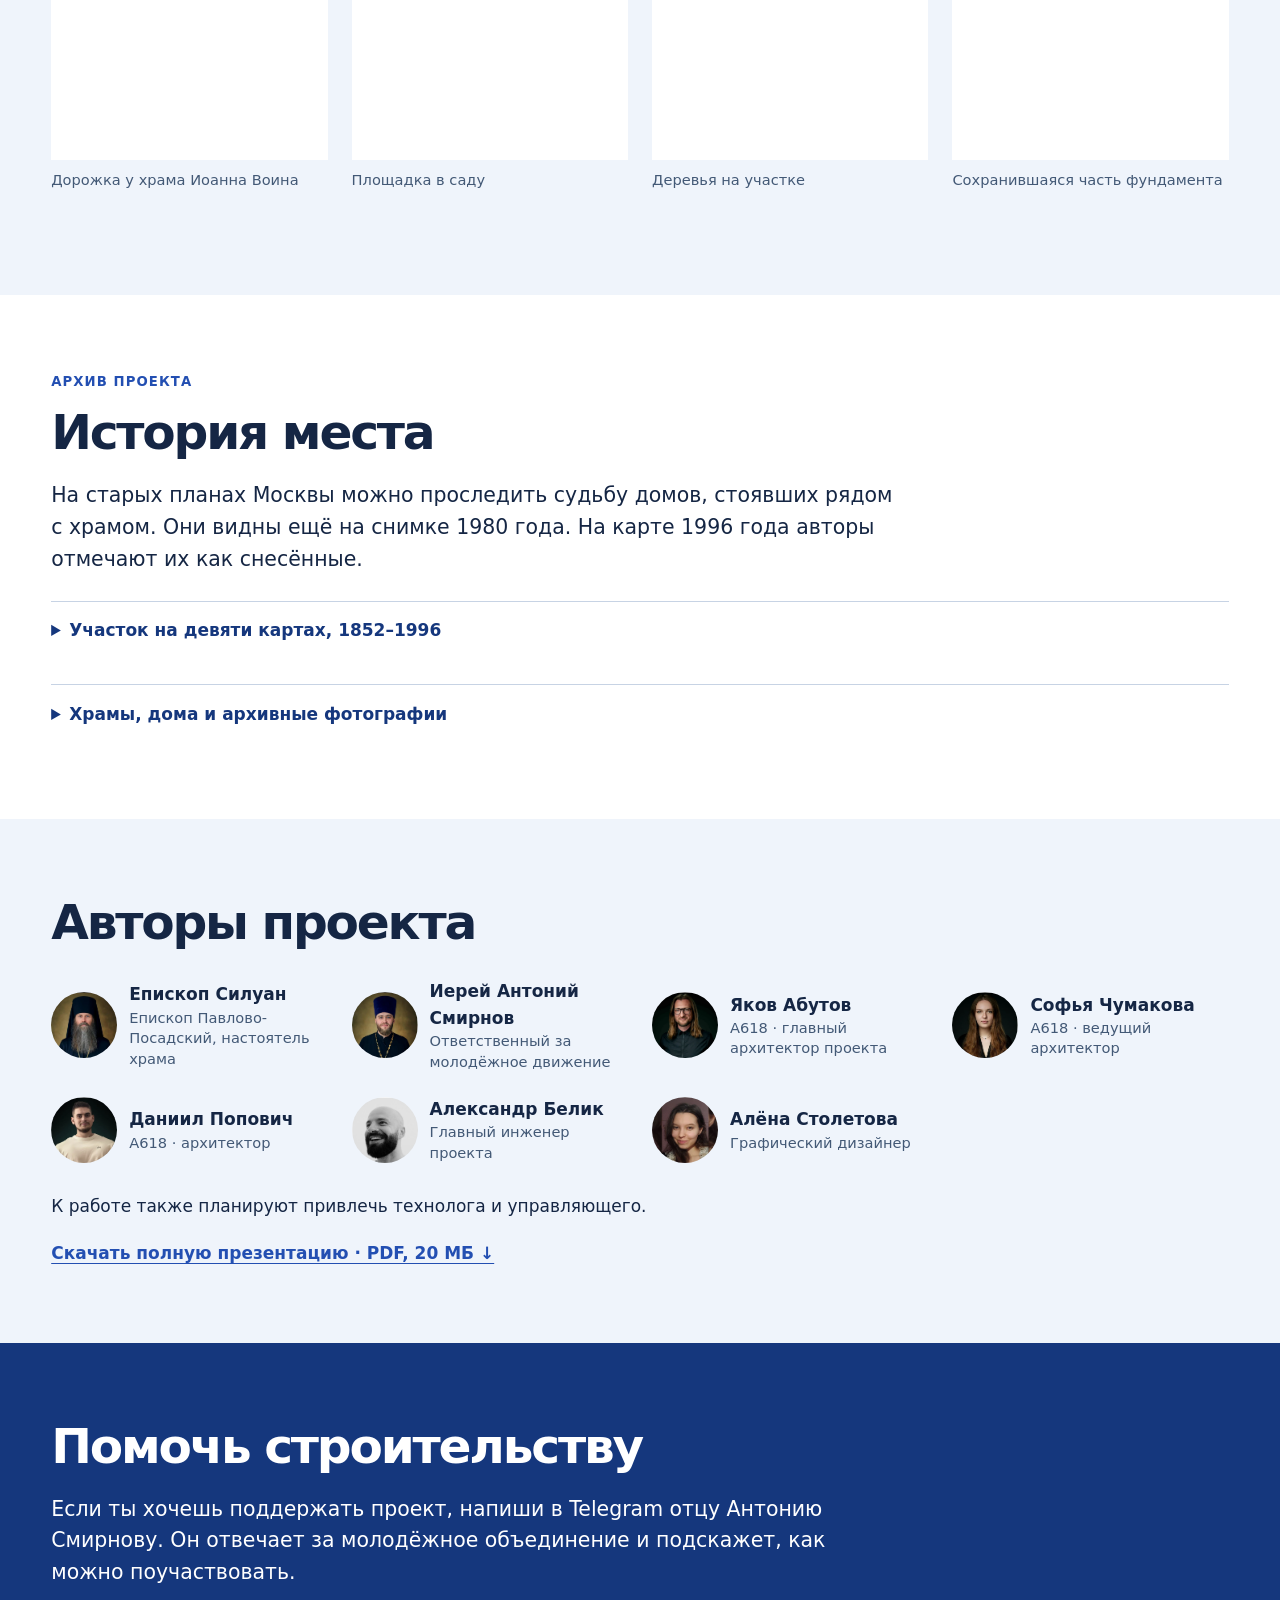
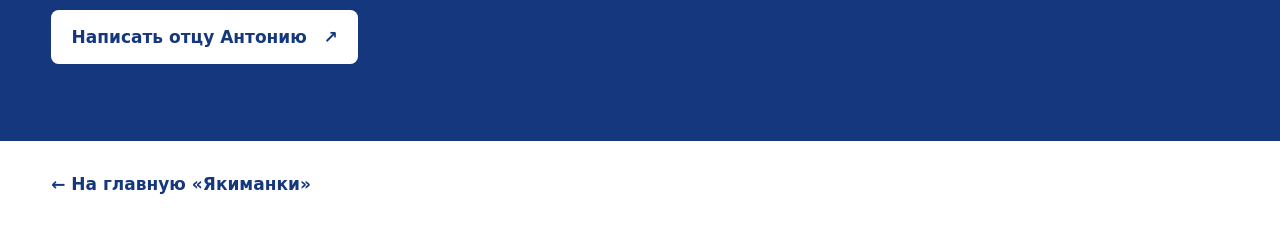
<file: pavilion/index.html>
<!doctype html>
<html lang="ru"><head><meta charset="utf-8"><meta name="viewport" content="width=device-width,initial-scale=1">
<title>Молодёжный павильон при храме Иоанна Воина — Якиманка</title>
<meta name="description" content="Проект павильона для молодёжного объединения «Якиманка». Посмотрите, каким будет пространство, и узнайте у отца Антония, как помочь строительству.">
<link rel="icon" href="../assets/img/favicon.svg"><link rel="stylesheet" href="pavilion.css"><script src="pavilion.js" defer></script></head><body>
<header><div class="wrap bar"><a href="../" aria-label="Якиманка — на главную"><img src="../assets/img/logo-header.svg?v=2" alt="Якиманка"></a>
<nav aria-label="Разделы проекта"><a href="#views">Визуализации</a><a href="#plans">Планировки</a><a href="#help">Как помочь</a></nav></div></header>
<main><section class="hero"><div class="wrap hero-grid"><div>
<p class="kicker">Проект молодёжного объединения</p><h1>Павильон<br>на Якиманке</h1>
<p class="lead">Помогите построить место при храме Иоанна Воина, где мы сможем собираться за общей трапезой, учиться и репетировать вместе.</p>
<a class="button" href="https://t.me/antoniy_s">Написать отцу Антонию <span aria-hidden="true">↗</span></a>

</div><figure class="hero-image"><img fetchpriority="high" src="media/view-15.webp" srcset="media/cover-small.webp 950w, media/cover-medium.webp 1600w, media/view-15.webp 2752w" sizes="(max-width: 760px) 92vw, (max-width: 1391px) 53vw, 720px" width="2752" height="1536" alt="Визуализация павильона с зелёным каркасом и остеклённой верандой"><figcaption>Вид со стороны сада · визуализация проекта А618</figcaption></figure></div></section>
<section class="wrap section"><div class="intro"><h2>Зачем нам павильон</h2><div><p>У нашей молодёжки есть хор, театр, книжный клуб и другие команды. Для спевки нужен зал, где слышно друг друга. Для мастерской — большие столы. А после беседы с отцом Антонием хочется остаться за чаем.</p>
<p>Архитекторы предложили один зал, который можно перестроить под каждую встречу. В проекте есть кухня, гардероб, санузлы, склад и веранда. Рядом предусмотрена кофейня, куда сможет зайти и прохожий.</p>
<p>Авторы называют замысел «ненавязчивой проповедью». Они хотят, чтобы человек мог познакомиться с приходской жизнью через гостеприимство, общение и детали самого здания.</p></div></div></section>
<section id="views" class="tinted"><div class="wrap section"><p class="kicker">Архитектура</p><h2>Каким будет павильон</h2>
<div class="gallery "><figure><a class="expand" href="media/view-14.webp" aria-label="Увеличить: Фасад со стороны сада"><img loading="lazy" decoding="async" src="media/view-14.webp" alt="Фасад со стороны сада"></a><figcaption>Фасад со стороны сада</figcaption></figure>
<figure><a class="expand" href="media/view-16.webp" aria-label="Увеличить: Вечерний вид павильона"><img loading="lazy" decoding="async" src="media/view-16.webp" alt="Вечерний вид павильона"></a><figcaption>Вечерний вид павильона</figcaption></figure>
<figure><a class="expand" href="media/view-17.webp" aria-label="Увеличить: Интерьер общего зала"><img loading="lazy" decoding="async" src="media/view-17.webp" alt="Интерьер общего зала"></a><figcaption>Интерьер общего зала</figcaption></figure>
<figure><a class="expand" href="media/view-18.webp" aria-label="Увеличить: Зал во время молодёжной встречи"><img loading="lazy" decoding="async" src="media/view-18.webp" alt="Зал во время молодёжной встречи"></a><figcaption>Зал во время молодёжной встречи</figcaption></figure></div>

</div></section><section id="plans" class="wrap section"><p class="kicker">Устройство павильона</p><h2>Один зал — четыре планировки</h2><p class="sub">Во всех вариантах входы с веранды показаны внизу, а гардероб и склад — справа.</p><div class="plan-picker" hidden aria-label="Варианты планировки">
<button type="button" data-plan="lecture" aria-controls="panel-lecture">Лекторий</button>
<button type="button" data-plan="class" aria-controls="panel-class">Мастерская</button>
<button type="button" data-plan="choir-plan" aria-controls="panel-choir-plan">Хор</button>
<button type="button" data-plan="open" aria-controls="panel-open">Свободный зал</button>
</div>
<article id="panel-lecture" class="plan"><h3>Лекторий</h3><figure><a class="expand" href="media/lecture.svg" aria-label="Увеличить: План · Лекторий"><img loading="lazy" decoding="async" src="media/lecture.svg" alt="План · Лекторий"></a><figcaption>План · Лекторий</figcaption></figure><p>Молодёжная встреча, беседа со священником или общая трапеза. Вдоль стен — две лавки по десять мест. Для встреч предусмотрены 42–50 складных стульев. Пунктир на схеме показывает проход между столами.</p><a class="text-link expand" href="media/lecture.svg">Увеличить чертёж ↗</a></article>
<article id="panel-class" class="plan"><h3>Мастерская</h3><figure><a class="expand" href="media/class.svg" aria-label="Увеличить: План · Мастерская"><img loading="lazy" decoding="async" src="media/class.svg" alt="План · Мастерская"></a><figcaption>План · Мастерская</figcaption></figure><p>Для занятий и курсов столы сдвигаются в группы. Мебель, которая сегодня не понадобится, можно убрать на склад. Здесь смогут встречаться книжный и киноклубы, проходить беседы о вере и творческие занятия.</p><a class="text-link expand" href="media/class.svg">Увеличить чертёж ↗</a></article>
<article id="panel-choir-plan" class="plan"><h3>Хор</h3><figure><a class="expand" href="media/choir-plan.svg" aria-label="Увеличить: План · Хор"><img loading="lazy" decoding="async" src="media/choir-plan.svg" alt="План · Хор"></a><figcaption>План · Хор</figcaption></figure><p>Для спевки стулья ставят рядами перед музыкальным инструментом. После репетиции инструмент убирают под кухонный остров. На плане отмечено место для розетки.</p><a class="text-link expand" href="media/choir-plan.svg">Увеличить чертёж ↗</a></article>
<article id="panel-open" class="plan"><h3>Свободный зал</h3><figure><a class="expand" href="media/open.svg" aria-label="Увеличить: План · Свободный зал"><img loading="lazy" decoding="async" src="media/open.svg" alt="План · Свободный зал"></a><figcaption>План · Свободный зал</figcaption></figure><p>Когда середина зала свободна, театр может репетировать сцену в движении, а спортивная команда — проводить растяжку. Так же зал можно подготовить к молодёжному вечеру.</p><a class="text-link expand" href="media/open.svg">Увеличить чертёж ↗</a></article>
<details><summary>Команды и форматы встреч</summary><p>В лектории наставники смогут встречать новичков. Для мастерской и учебного класса в проекте перечислены «Смыслы», «Ꙗ Читаю», киноклуб, «Милосердие», «Творчество», The Salt &amp; Light, настольные игры, оперная гостиная, семейный клуб и патрология. Свободным залом смогут пользоваться театр, спортивная команда, ЛИК и «С любовью, Ꙗ».</p>
<div class="gallery three meeting-formats"><figure><a class="expand" href="media/meeting-full.webp" aria-label="Увеличить: Беседа с отцом Антонием"><img loading="lazy" decoding="async" src="media/meeting.webp" alt="Беседа с отцом Антонием"></a><figcaption>Беседа с отцом Антонием</figcaption></figure>
<figure><a class="expand" href="media/choir-full.webp" aria-label="Увеличить: Молодёжный хор"><img loading="lazy" decoding="async" src="media/choir.webp" alt="Молодёжный хор"></a><figcaption>Молодёжный хор</figcaption></figure>
<figure><a class="expand" href="media/online-full.webp" aria-label="Увеличить: Онлайн-встреча"><img loading="lazy" decoding="async" src="media/online.webp" alt="Онлайн-встреча"></a><figcaption>Онлайн-встреча</figcaption></figure></div>
<p>Часть команд работает онлайн или встречается за пределами храма. Это дизайн, медиа, гранты, путешествия, «КультПроСвет» и соцсети.</p></details></section>
<section class="tinted"><div class="wrap section"><p class="kicker">Территория храма</p><h2>Где появится павильон</h2>
<p class="sub">На участке между Большой Якиманкой и Якиманским переулком. Архитекторы предусмотрели выходы к храму и воротам. С веранды через смотровые окна можно будет увидеть сохранившийся фундамент.</p>
<div class="gallery "><figure><a class="expand" href="media/grounds.webp" aria-label="Увеличить: Расположение павильона и кафе на территории храма"><img loading="lazy" decoding="async" src="media/grounds.webp" alt="Расположение павильона и кафе на территории храма"></a><figcaption>Расположение павильона и кафе на территории храма</figcaption></figure>
<figure><a class="expand" href="media/zones.webp" aria-label="Увеличить: Вид сверху. Лекторий, кухня, веранда и проходы"><img loading="lazy" decoding="async" src="media/zones.webp" alt="Вид сверху. Лекторий, кухня, веранда и проходы"></a><figcaption>Вид сверху. Лекторий, кухня, веранда и проходы</figcaption></figure>
<figure><a class="expand" href="media/site.svg" aria-label="Увеличить: Генплан. Красным отмечен павильон, серым — кафе"><img loading="lazy" decoding="async" src="media/site.svg" alt="Генплан. Красным отмечен павильон, серым — кафе"></a><figcaption>Генплан. Красным отмечен павильон, серым — кафе</figcaption></figure>
<figure><a class="expand" href="media/grounds-air.webp" aria-label="Увеличить: Визуализация территории во время мероприятия"><img loading="lazy" decoding="async" src="media/grounds-air.webp" alt="Визуализация территории во время мероприятия"></a><figcaption>Визуализация территории во время мероприятия</figcaption></figure></div>
<h3>Как участок выглядит сейчас</h3>
<div class="gallery four"><figure><a class="expand" href="media/path.webp" aria-label="Увеличить: Дорожка у храма Иоанна Воина"><img loading="lazy" decoding="async" src="media/path-thumb.webp" alt="Дорожка у храма Иоанна Воина"></a><figcaption>Дорожка у храма Иоанна Воина</figcaption></figure>
<figure><a class="expand" href="media/lawn.webp" aria-label="Увеличить: Площадка в саду"><img loading="lazy" decoding="async" src="media/lawn-thumb.webp" alt="Площадка в саду"></a><figcaption>Площадка в саду</figcaption></figure>
<figure><a class="expand" href="media/garden.webp" aria-label="Увеличить: Деревья на участке"><img loading="lazy" decoding="async" src="media/garden-thumb.webp" alt="Деревья на участке"></a><figcaption>Деревья на участке</figcaption></figure>
<figure><a class="expand" href="media/foundation.webp" aria-label="Увеличить: Сохранившаяся часть фундамента"><img loading="lazy" decoding="async" src="media/foundation-thumb.webp" alt="Сохранившаяся часть фундамента"></a><figcaption>Сохранившаяся часть фундамента</figcaption></figure></div>
</div></section><section class="wrap section"><p class="kicker">Архив проекта</p><h2>История места</h2><p class="sub">На старых планах Москвы можно проследить судьбу домов, стоявших рядом с храмом. Они видны ещё на снимке 1980 года. На карте 1996 года авторы отмечают их как снесённые.</p>
<details><summary>Участок на девяти картах, 1852–1996</summary>
<div class="gallery three"><figure><a class="expand" href="media/map-1852.webp" aria-label="Увеличить: 1852 · Хотеевский план Москвы"><img loading="lazy" decoding="async" src="media/map-1852.webp" alt="1852 · Хотеевский план Москвы"></a><figcaption>1852 · Хотеевский план Москвы</figcaption></figure>
<figure><a class="expand" href="media/map-1888.webp" aria-label="Увеличить: 1888 · Нивелирный план Москвы"><img loading="lazy" decoding="async" src="media/map-1888.webp" alt="1888 · Нивелирный план Москвы"></a><figcaption>1888 · Нивелирный план Москвы</figcaption></figure>
<figure><a class="expand" href="media/map-1903.webp" aria-label="Увеличить: 1903 · «Вся Москва», план города"><img loading="lazy" decoding="async" src="media/map-1903.webp" alt="1903 · «Вся Москва», план города"></a><figcaption>1903 · «Вся Москва», план города</figcaption></figure>
<figure><a class="expand" href="media/map-1934.webp" aria-label="Увеличить: 1934 · План Ленинского района"><img loading="lazy" decoding="async" src="media/map-1934.webp" alt="1934 · План Ленинского района"></a><figcaption>1934 · План Ленинского района</figcaption></figure>
<figure><a class="expand" href="media/map-1935.webp" aria-label="Увеличить: 1935 · План Москвы"><img loading="lazy" decoding="async" src="media/map-1935.webp" alt="1935 · План Москвы"></a><figcaption>1935 · План Москвы</figcaption></figure>
<figure><a class="expand" href="media/map-1937.webp" aria-label="Увеличить: 1937 · Подробный план Москвы"><img loading="lazy" decoding="async" src="media/map-1937.webp" alt="1937 · Подробный план Москвы"></a><figcaption>1937 · Подробный план Москвы</figcaption></figure>
<figure><a class="expand" href="media/map-1943.webp" aria-label="Увеличить: 1943 · Карта частей Москвы"><img loading="lazy" decoding="async" src="media/map-1943.webp" alt="1943 · Карта частей Москвы"></a><figcaption>1943 · Карта частей Москвы</figcaption></figure>
<figure><a class="expand" href="media/map-1980.webp" aria-label="Увеличить: 1980 · Спутниковый снимок"><img loading="lazy" decoding="async" src="media/map-1980.webp" alt="1980 · Спутниковый снимок"></a><figcaption>1980 · Спутниковый снимок</figcaption></figure>
<figure><a class="expand" href="media/map-1996.webp" aria-label="Увеличить: 1996 · Карта с номерами домов"><img loading="lazy" decoding="async" src="media/map-1996.webp" alt="1996 · Карта с номерами домов"></a><figcaption>1996 · Карта с номерами домов</figcaption></figure></div>
</details><details><summary>Храмы, дома и архивные фотографии</summary><p>После сноса храма Иоакима и Анны его икону святых Богоотцов перенесли в храм Иоанна Воина. Сюда же перенесли Казанскую икону Божией Матери из храма у Калужских ворот. На первом листе собраны изображения обеих святынь, виды храмов и свидетельства о названии улицы.</p>
<div class="gallery "><figure><a class="expand" href="media/archive-5.webp" aria-label="Увеличить: Храмы Якиманки, иконы и карта 1888 года. Источники снимка на Малой Якиманке — ГНИМА и энциклопедия «Православная Москва»"><img loading="lazy" decoding="async" src="media/archive-5.webp" alt="Храмы Якиманки, иконы и карта 1888 года. Источники снимка на Малой Якиманке — ГНИМА и энциклопедия «Православная Москва»"></a><figcaption>Храмы Якиманки, иконы и карта 1888 года. Источники снимка на Малой Якиманке — ГНИМА и энциклопедия «Православная Москва»</figcaption></figure>
<figure><a class="expand" href="media/archive-7.webp" aria-label="Увеличить: Чертёж участка середины XVIII века, старый дом и уцелевший фундамент"><img loading="lazy" decoding="async" src="media/archive-7.webp" alt="Чертёж участка середины XVIII века, старый дом и уцелевший фундамент"></a><figcaption>Чертёж участка середины XVIII века, старый дом и уцелевший фундамент</figcaption></figure>
<figure><a class="expand" href="media/archive-10.webp" aria-label="Увеличить: Современная карта с точками съёмки"><img loading="lazy" decoding="async" src="media/archive-10.webp" alt="Современная карта с точками съёмки"></a><figcaption>Современная карта с точками съёмки</figcaption></figure>
<figure><a class="expand" href="media/archive-11.webp" aria-label="Увеличить: Снесённые дома рядом с храмом. Архивные виды и разбор фасада"><img loading="lazy" decoding="async" src="media/archive-11.webp" alt="Снесённые дома рядом с храмом. Архивные виды и разбор фасада"></a><figcaption>Снесённые дома рядом с храмом. Архивные виды и разбор фасада</figcaption></figure></div>
</details></section><section class="tinted"><div class="wrap section"><h2>Авторы проекта</h2><div class="people">
<div class="person"><img src="media/author-0.webp" loading="lazy" alt=""><div><strong>Епископ Силуан</strong><small>Епископ Павлово-Посадский, настоятель храма</small></div></div>
<div class="person"><img src="media/author-1.webp" loading="lazy" alt=""><div><strong>Иерей Антоний Смирнов</strong><small>Ответственный за молодёжное движение</small></div></div>
<div class="person"><img src="media/author-2.webp" loading="lazy" alt=""><div><strong>Яков Абутов</strong><small>А618 · главный архитектор проекта</small></div></div>
<div class="person"><img src="media/author-3.webp" loading="lazy" alt=""><div><strong>Софья Чумакова</strong><small>А618 · ведущий архитектор</small></div></div>
<div class="person"><img src="media/author-4.webp" loading="lazy" alt=""><div><strong>Даниил Попович</strong><small>А618 · архитектор</small></div></div>
<div class="person"><img src="media/author-5.webp" loading="lazy" alt=""><div><strong>Александр Белик</strong><small>Главный инженер проекта</small></div></div>
<div class="person"><img src="media/author-6.webp" loading="lazy" alt=""><div><strong>Алёна Столетова</strong><small>Графический дизайнер</small></div></div>
</div><p>К работе также планируют привлечь технолога и управляющего.</p><a class="text-link" href="media/project.pdf" download>Скачать полную презентацию · PDF, 20 МБ ↓</a></div></section>
<section class="help" id="help"><div class="wrap section"><h2>Помочь строительству</h2><p>Если ты хочешь поддержать проект, напиши в Telegram отцу Антонию Смирнову. Он отвечает за молодёжное объединение и подскажет, как можно поучаствовать.</p>
<a class="button" href="https://t.me/antoniy_s">Написать отцу Антонию <span aria-hidden="true">↗</span></a>

</div></section></main><footer class="wrap"><a href="../">← На главную «Якиманки»</a></footer>
<dialog aria-label="Просмотр изображения"><div class="tools"><button type="button" id="zoom">Увеличить</button><button type="button" id="close">Закрыть ×</button></div><div class="viewer"><img alt=""></div></dialog></body></html>
</file>
<file: assets/css/style.css>
/* ═══════════════════════════════════════════
   IAКИМАНКА — новый сайт молодёжного клуба
   ═══════════════════════════════════════════ */

:root {
  --cream: #FAF4EB;
  --cream-2: #F3E9DC;
  --ink: #33202F;
  --plum: #513148;
  --plum-deep: #3B2237;
  --berry: #DB5462;
  --berry-dark: #C4404E;
  --gold: #E9A13B;
  --white: #FFFDFA;
  --radius: 24px;
  --radius-lg: 36px;
  --font-display: 'Unbounded', sans-serif;
  --font-body: 'Golos Text', sans-serif;
  --shadow: 0 20px 60px -20px rgba(59, 34, 55, .25);
  --ease: cubic-bezier(.22, 1, .36, 1);
}

* { margin: 0; padding: 0; box-sizing: border-box; }

html { scroll-behavior: smooth; }

body {
  font-family: var(--font-body);
  background: var(--cream);
  color: var(--ink);
  line-height: 1.65;
  overflow-x: hidden;
}

img { display: block; max-width: 100%; }

a { color: inherit; }

.container {
  width: min(1200px, 100% - 48px);
  margin-inline: auto;
}

/* ── типографика ── */
.h2 {
  font-family: var(--font-display);
  font-weight: 700;
  font-size: clamp(1.7rem, 4vw, 2.9rem);
  line-height: 1.15;
  letter-spacing: -.01em;
  margin-bottom: .5em;
}
.h2--light { color: var(--white); }
.accent { color: var(--berry); }
.accent-gold { color: var(--gold); }

.eyebrow {
  display: inline-block;
  font-weight: 600;
  font-size: .82rem;
  text-transform: uppercase;
  letter-spacing: .14em;
  color: var(--berry);
  background: rgba(219, 84, 98, .1);
  border-radius: 999px;
  padding: 6px 16px;
  margin-bottom: 18px;
}
.eyebrow--light { color: var(--gold); background: rgba(233, 161, 59, .15); }

.lead { font-size: 1.18rem; font-weight: 500; }

.section { padding: clamp(70px, 9vw, 130px) 0; }
.section--plum { background: var(--plum-deep); color: rgba(255, 253, 250, .85); }
.section--cream { background: var(--cream-2); }
.section--berry {
  background: linear-gradient(150deg, var(--berry) 0%, var(--berry-dark) 60%, #A83341 100%);
  color: rgba(255, 253, 250, .92);
}
.section-sub { max-width: 560px; color: rgba(51, 32, 47, .7); margin-bottom: 10px; }

/* ── кнопки ── */
.btn {
  display: inline-flex;
  align-items: center;
  gap: 8px;
  font-family: var(--font-body);
  font-weight: 600;
  font-size: 1rem;
  padding: 15px 30px;
  border-radius: 999px;
  border: 2px solid transparent;
  text-decoration: none;
  cursor: pointer;
  transition: transform .3s var(--ease), box-shadow .3s var(--ease), background .3s;
}
.btn:hover { transform: translateY(-3px); }
.btn--lg { padding: 18px 36px; font-size: 1.05rem; }
.btn--sm { padding: 10px 20px; font-size: .9rem; }
.btn--berry { background: var(--berry); color: #fff; box-shadow: 0 12px 30px -10px rgba(219, 84, 98, .55); }
.btn--berry:hover { background: var(--berry-dark); box-shadow: 0 16px 36px -10px rgba(219, 84, 98, .65); }
.btn--ghost { border-color: rgba(59, 34, 55, .25); color: var(--ink); }
.btn--ghost:hover { border-color: var(--plum); background: rgba(81, 49, 72, .05); }
.btn--light { background: var(--white); color: var(--berry-dark); }
.btn--outline-light { border-color: rgba(255, 255, 255, .5); color: #fff; }
.btn--outline-light:hover { background: rgba(255, 255, 255, .12); }

/* ═══════════ HEADER ═══════════ */
.header {
  position: fixed;
  inset: 0 0 auto;
  z-index: 100;
  padding: 14px 0;
  transition: background .35s, box-shadow .35s, padding .35s;
}
.header.scrolled {
  background: rgba(250, 244, 235, .85);
  backdrop-filter: blur(14px);
  -webkit-backdrop-filter: blur(14px);
  box-shadow: 0 6px 30px -12px rgba(59, 34, 55, .18);
  padding: 10px 0;
}
.header__inner { display: flex; align-items: center; gap: 28px; }

.logo {
  display: inline-flex;
  align-items: center;
  text-decoration: none;
}
.logo__image { display: block; width: clamp(180px, 22vw, 270px); height: auto; }

/* глиф Ꙗ из логотипа: рисуется в размер заглавных букв текущего шрифта */
.ya {
  display: inline-block;
  height: .74em;
  width: .985em;
  fill: currentColor;
}
/* запрет переноса строки внутри слова с глифом */
.nb { white-space: nowrap; }
.logo--footer .logo__image { width: min(100%, 280px); }

.nav { display: flex; gap: 26px; margin-left: auto; }
.nav a {
  text-decoration: none;
  font-weight: 500;
  font-size: .95rem;
  color: rgba(51, 32, 47, .8);
  transition: color .2s;
}
.nav a:hover { color: var(--berry); }

.header__cta { flex-shrink: 0; }

.burger { display: none; background: none; border: 0; cursor: pointer; padding: 6px; }
.burger span { display: block; width: 24px; height: 2.5px; background: var(--ink); margin: 5px 0; border-radius: 2px; transition: .3s; }

/* ═══════════ HERO ═══════════ */
.hero {
  position: relative;
  padding-top: clamp(120px, 16vw, 170px);
  text-align: center;
  overflow: hidden;
}
.hero__blob {
  position: absolute;
  border-radius: 50%;
  filter: blur(90px);
  opacity: .5;
  pointer-events: none;
}
.hero__blob--1 { width: 480px; height: 480px; background: #F6C6CC; top: -120px; left: -140px; }
.hero__blob--2 { width: 520px; height: 520px; background: #F3DCB8; top: 40px; right: -180px; }

.hero__badge {
  position: relative;
  display: inline-block;
  font-weight: 600;
  font-size: .9rem;
  color: var(--plum);
  background: var(--white);
  border: 1px solid rgba(81, 49, 72, .15);
  border-radius: 999px;
  padding: 9px 22px;
  box-shadow: 0 8px 24px -12px rgba(59, 34, 55, .2);
}

.hero__title {
  position: relative;
  width: min(100%, 1100px);
  margin: 26px auto 22px;
}
.hero__title img { display: block; width: 100%; height: auto; }

.hero__sub {
  position: relative;
  max-width: 640px;
  margin: 0 auto 26px;
  font-size: clamp(1.05rem, 1.6vw, 1.25rem);
  color: rgba(51, 32, 47, .8);
}
.hero__sub em { font-style: normal; color: var(--berry); font-weight: 600; }

.hero__chips { position: relative; display: flex; flex-wrap: wrap; gap: 10px; justify-content: center; margin-bottom: 34px; }
.chip {
  font-size: .88rem;
  font-weight: 600;
  color: var(--plum);
  background: var(--white);
  border: 1px solid rgba(81, 49, 72, .14);
  border-radius: 999px;
  padding: 8px 18px;
}

.hero__actions { position: relative; display: flex; flex-wrap: wrap; gap: 14px; justify-content: center; margin-bottom: clamp(50px, 7vw, 80px); }

/* коллаж */
.hero__collage { position: relative; }
.hero__photo {
  border-radius: var(--radius-lg);
  overflow: hidden;
  box-shadow: var(--shadow);
}
.hero__photo img { width: 100%; height: clamp(300px, 48vw, 620px); object-fit: cover; }

.hero__sticker {
  position: absolute;
  width: clamp(120px, 16vw, 210px);
  background: var(--white);
  border-radius: 18px;
  padding: 8px 8px 10px;
  box-shadow: 0 18px 40px -14px rgba(59, 34, 55, .35);
  transition: transform .4s var(--ease);
}
.hero__sticker img { border-radius: 12px; aspect-ratio: 3/3.4; object-fit: cover; width: 100%; }
.hero__sticker figcaption { font-size: .82rem; font-weight: 600; color: var(--plum); text-align: center; padding-top: 7px; }
.hero__sticker--left { left: clamp(-10px, 1vw, 30px); top: -40px; transform: rotate(-7deg); }
.hero__sticker--right { right: clamp(14px, 2.5vw, 44px); bottom: clamp(20px, 3vw, 44px); transform: rotate(6deg); }
.hero__sticker--left:hover { transform: rotate(-3deg) scale(1.04); }
.hero__sticker--right:hover { transform: rotate(2deg) scale(1.04); }

/* бегущая строка: идёт ниже фотографии, не перекрывая людей на снимке */
.marquee {
  margin-top: clamp(26px, 4vw, 56px);
  position: relative;
  z-index: 2;
  background: var(--plum-deep);
  transform: rotate(-1.2deg) scale(1.02);
  padding: 16px 0;
  overflow: hidden;
}
.marquee__track {
  display: flex;
  white-space: nowrap;
  animation: marquee 30s linear infinite;
  font-family: var(--font-display);
  font-weight: 500;
  font-size: 1rem;
  color: var(--gold);
  text-transform: uppercase;
  letter-spacing: .1em;
}
@keyframes marquee { to { transform: translateX(-50%); } }

/* ═══════════ ABOUT ═══════════ */
.about__grid {
  display: grid;
  grid-template-columns: 1fr 1.3fr;
  gap: clamp(40px, 6vw, 90px);
  align-items: start;
}
.about__sticky { position: sticky; top: 110px; }
.about__stats { display: grid; gap: 14px; margin-top: 34px; }
.stat {
  display: flex;
  align-items: baseline;
  gap: 16px;
  background: var(--white);
  border: 1px solid rgba(81, 49, 72, .1);
  border-radius: 18px;
  padding: 16px 22px;
  box-shadow: 0 10px 30px -18px rgba(59, 34, 55, .2);
}
.stat b { font-family: var(--font-display); font-size: 1.9rem; color: var(--berry); font-weight: 700; }
.stat span { color: rgba(51, 32, 47, .7); font-weight: 500; }

.about__body p { margin-bottom: 1.2em; color: rgba(51, 32, 47, .82); }
.about__body .lead { color: var(--ink); }

.about__arches {
  display: grid;
  grid-template-columns: repeat(3, 1fr);
  gap: 18px;
  margin-top: 44px;
  align-items: end;
}
.arch { border-radius: 200px 200px 22px 22px; overflow: hidden; box-shadow: var(--shadow); }
.arch img { width: 100%; height: 260px; object-fit: cover; transition: transform .6s var(--ease); }
.arch:hover img { transform: scale(1.06); }
.arch--tilt-l { transform: rotate(-3deg) translateY(10px); }
.arch--tilt-r { transform: rotate(3deg) translateY(10px); }
.arch--up img { height: 300px; }

/* ═══════════ EVENTS ═══════════ */
.events__grid {
  display: grid;
  grid-template-columns: repeat(3, 1fr);
  gap: 26px;
  margin-top: 46px;
}
.event-card {
  background: rgba(255, 253, 250, .06);
  border: 1px solid rgba(255, 253, 250, .12);
  border-radius: var(--radius);
  overflow: hidden;
  transition: transform .4s var(--ease), background .3s;
}
.event-card:hover { transform: translateY(-8px); background: rgba(255, 253, 250, .1); }
.event-card__img { overflow: hidden; }
.event-card__img img { width: 100%; height: 240px; object-fit: cover; transition: transform .6s var(--ease); }
.event-card:hover .event-card__img img { transform: scale(1.06); }
.event-card__body { padding: 26px; }
.event-card__body h3 { font-family: var(--font-display); font-size: 1.15rem; font-weight: 600; color: #fff; margin-bottom: 10px; }
.event-card__body p { font-size: .95rem; margin-bottom: 16px; color: rgba(255, 253, 250, .75); }
.event-card__links { display: flex; flex-direction: column; gap: 6px; }
.link-arrow {
  font-weight: 600;
  font-size: .92rem;
  color: var(--gold);
  text-decoration: none;
}
.link-arrow::after { content: ' →'; transition: margin .2s; }
.link-arrow:hover::after { margin-left: 4px; }

/* ═══════════ TEAMS ═══════════ */
.teams__grid {
  display: grid;
  grid-template-columns: repeat(4, 1fr);
  gap: 20px;
  margin-top: 46px;
}
.team-card {
  background: var(--white);
  border: 1px solid rgba(81, 49, 72, .09);
  border-radius: var(--radius);
  padding: 28px 24px;
  transition: transform .35s var(--ease), box-shadow .35s;
}
.team-card:hover { transform: translateY(-6px); box-shadow: var(--shadow); }
.team-card:nth-child(4n+1) { background: #FDEEEA; }
.team-card:nth-child(4n+2) { background: #FBF3E2; }
.team-card:nth-child(4n+3) { background: #EFEAF6; }
.team-card:nth-child(4n+4) { background: #E9F2EA; }
.team-card__icon { font-size: 2rem; margin-bottom: 14px; }
.team-card h3 { font-family: var(--font-display); font-size: 1.02rem; font-weight: 600; margin-bottom: 8px; }
.team-card p { font-size: .92rem; color: rgba(51, 32, 47, .72); }
.team-card p a { color: var(--berry); font-weight: 600; }
.team-card__toggle {
  display: block;
  width: 100%;
  border: 0;
  background: none;
  color: inherit;
  font: inherit;
  text-align: inherit;
}
.team-card__mobile-icon { display: none; }
.teams__more[hidden], .teams__description[hidden], .team-card[hidden] { display: none; }
.teams__more { display: flex; width: fit-content; margin: 22px auto 0; }
.teams__description { display: none; }
.team-card--cta {
  background: var(--plum-deep) !important;
  color: #fff;
  display: flex;
  flex-direction: column;
  justify-content: center;
  gap: 6px;
}
.team-card--cta p { color: rgba(255, 253, 250, .75); margin-bottom: 12px; }
.btn--light.btn--sm { background: var(--gold); color: var(--plum-deep); align-self: flex-start; }

/* ═══════════ MEDIA ═══════════ */
.media__grid {
  display: grid;
  grid-template-columns: 1.4fr 1fr;
  grid-template-rows: repeat(2, 250px);
  gap: 22px;
  margin-top: 46px;
}
.media-card {
  position: relative;
  border-radius: var(--radius);
  overflow: hidden;
  text-decoration: none;
  box-shadow: var(--shadow);
}
.media-card--big { grid-row: span 2; }
.media-card img {
  position: absolute;
  inset: 0;
  width: 100%;
  height: 100%;
  object-fit: cover;
  transition: transform .6s var(--ease);
}
.media-card:hover img { transform: scale(1.05); }
.media-card__overlay {
  position: absolute;
  inset: 0;
  display: flex;
  flex-direction: column;
  justify-content: flex-end;
  padding: 26px;
  background: linear-gradient(to top, rgba(40, 20, 36, .88) 0%, rgba(40, 20, 36, .25) 55%, transparent 100%);
  color: #fff;
}
.media-card__tag {
  align-self: flex-start;
  font-size: .78rem;
  font-weight: 700;
  text-transform: uppercase;
  letter-spacing: .08em;
  background: var(--berry);
  border-radius: 999px;
  padding: 5px 12px;
  margin-bottom: 12px;
}
.media-card__overlay h3 { font-family: var(--font-display); font-size: 1.25rem; font-weight: 600; margin-bottom: 6px; }
.media-card__overlay p { font-size: .92rem; color: rgba(255, 255, 255, .85); }

/* ═══════════ PRIEST ═══════════ */
.priest__grid {
  display: grid;
  grid-template-columns: 1fr 1.5fr;
  gap: clamp(36px, 6vw, 80px);
  align-items: center;
}
.priest__photo {
  border-radius: 300px 300px var(--radius) var(--radius);
  overflow: hidden;
  box-shadow: var(--shadow);
  max-width: 380px;
}
.priest__photo img { width: 100%; aspect-ratio: 3/4; object-fit: cover; }
.priest__body .lead { margin: 14px 0 28px; color: rgba(51, 32, 47, .8); }
.priest__actions { display: flex; flex-wrap: wrap; gap: 14px; }

/* ═══════════ JOIN ═══════════ */
.join__steps {
  display: grid;
  grid-template-columns: repeat(3, 1fr);
  gap: 22px;
  margin: 46px 0;
}
.step {
  background: rgba(255, 253, 250, .12);
  border: 1px solid rgba(255, 253, 250, .18);
  border-radius: var(--radius);
  padding: 30px 26px;
  backdrop-filter: blur(4px);
}
.step__num {
  display: inline-grid;
  place-items: center;
  width: 44px;
  height: 44px;
  border-radius: 50%;
  background: var(--white);
  color: var(--berry-dark);
  font-family: var(--font-display);
  font-weight: 700;
  font-size: 1.2rem;
  margin-bottom: 16px;
}
.step h3 { font-family: var(--font-display); font-size: 1.1rem; font-weight: 600; color: #fff; margin-bottom: 8px; }
.step p { font-size: .95rem; }

.join__contacts { display: grid; gap: 14px; max-width: 640px; }
.contact-card {
  display: flex;
  align-items: center;
  gap: 18px;
  background: var(--white);
  color: var(--ink);
  border-radius: 18px;
  padding: 16px 22px;
  text-decoration: none;
  transition: transform .3s var(--ease), box-shadow .3s;
}
.contact-card:hover { transform: translateX(6px); box-shadow: 0 14px 34px -14px rgba(40, 20, 36, .45); }
.contact-card__ava {
  display: grid;
  place-items: center;
  flex-shrink: 0;
  width: 48px;
  height: 48px;
  border-radius: 50%;
  overflow: hidden;
  background: var(--cream-2);
  color: var(--berry-dark);
  font-family: var(--font-display);
  font-weight: 700;
  font-size: 1.1rem;
}
.contact-card__ava img { width: 100%; height: 100%; object-fit: cover; }
.contact-card div { display: flex; flex-direction: column; line-height: 1.35; }
.contact-card b { font-weight: 700; }
.contact-card div span { font-size: .86rem; color: rgba(51, 32, 47, .6); }
.contact-card__tg { margin-left: auto; font-weight: 600; color: var(--berry); font-size: .92rem; white-space: nowrap; }

/* ═══════════ GALLERY ═══════════ */
.gallery { padding-bottom: 40px; }
.gallery .container { margin-bottom: 40px; }
.gallery__row { overflow: hidden; padding: 12px 0; }
.gallery__track {
  display: flex;
  gap: 18px;
  width: max-content;
  animation: marquee 55s linear infinite;
}
.gallery__track--rev { animation-direction: reverse; }
.gallery__row:hover .gallery__track { animation-play-state: paused; }
.gallery__track img {
  height: clamp(180px, 24vw, 280px);
  width: auto;
  border-radius: 18px;
  object-fit: cover;
  transition: transform .4s var(--ease);
}
.gallery__track img:hover { transform: scale(1.04) rotate(1deg); }

/* ═══════════ CTA ═══════════ */
.cta { padding-top: 60px; }
.cta__box {
  background: linear-gradient(140deg, var(--plum-deep), var(--plum) 70%, #6b4260);
  border-radius: var(--radius-lg);
  text-align: center;
  padding: clamp(50px, 7vw, 90px) 30px;
  color: rgba(255, 253, 250, .85);
  position: relative;
  overflow: hidden;
}
.cta__box::before {
  content: '✦';
  position: absolute;
  font-size: 200px;
  color: rgba(233, 161, 59, .1);
  top: -60px;
  right: -20px;
  transform: rotate(15deg);
}
.cta__box p { max-width: 440px; margin: 0 auto 30px; }
.cta__actions { display: flex; flex-wrap: wrap; gap: 14px; justify-content: center; }

/* ═══════════ FOOTER ═══════════ */
.footer { background: #281424; color: rgba(255, 253, 250, .75); padding: 70px 0 30px; }
.footer__grid {
  display: grid;
  grid-template-columns: 1.6fr 1fr 1fr;
  gap: 40px;
  padding-bottom: 46px;
  border-bottom: 1px solid rgba(255, 253, 250, .12);
}
.footer__note { margin-top: 16px; font-size: .92rem; line-height: 1.7; }
.footer__col { display: flex; flex-direction: column; gap: 10px; }
.footer__col b { color: #fff; margin-bottom: 6px; font-family: var(--font-display); font-size: .95rem; font-weight: 600; }
.footer__col a { text-decoration: none; font-size: .95rem; transition: color .2s; }
.footer__col a:hover { color: var(--gold); }
.footer__bottom {
  display: flex;
  justify-content: space-between;
  flex-wrap: wrap;
  gap: 10px;
  padding-top: 26px;
  font-size: .85rem;
  color: rgba(255, 253, 250, .45);
}

/* ═══════════ REVEAL ═══════════ */
.reveal { opacity: 0; transform: translateY(28px); transition: opacity .8s var(--ease), transform .8s var(--ease); }
.reveal.in { opacity: 1; transform: none; }

@media (prefers-reduced-motion: reduce) {
  .reveal { opacity: 1; transform: none; transition: none; }
  .marquee__track, .gallery__track { animation: none; }
}

/* ═══════════ АДАПТИВ ═══════════ */
@media (max-width: 1024px) {
  .teams__grid { grid-template-columns: repeat(3, 1fr); }
  .about__grid { grid-template-columns: 1fr; }
  .about__sticky { position: static; }
  .about__stats { grid-template-columns: repeat(3, 1fr); }
  .media__grid { grid-template-columns: 1fr 1fr; grid-template-rows: auto; }
  .media-card { min-height: 240px; }
  .media-card--big { grid-column: span 2; grid-row: auto; min-height: 320px; }
}

@media (max-width: 768px) {
  .nav {
    position: fixed;
    top: 0; left: 0; right: 0;
    height: 100vh;
    background: var(--cream);
    visibility: hidden;
    flex-direction: column;
    align-items: center;
    justify-content: center;
    gap: 30px;
    font-size: 1.3rem;
    transform: translateY(-100%);
    transition: transform .45s var(--ease), visibility .45s;
    z-index: -1;
  }
  .nav.open { transform: none; visibility: visible; }
  .nav a { font-family: var(--font-display); font-weight: 600; }
  .burger { display: block; margin-left: auto; z-index: 10; }
  .header__cta { display: none; }
  .header__inner { justify-content: space-between; }
  body.menu-open { overflow: hidden; }
  body.menu-open .burger span:nth-child(1) { transform: translateY(7.5px) rotate(45deg); }
  body.menu-open .burger span:nth-child(2) { opacity: 0; }
  body.menu-open .burger span:nth-child(3) { transform: translateY(-7.5px) rotate(-45deg); }

  .events__grid, .join__steps { grid-template-columns: 1fr; }
  .teams__grid { grid-template-columns: repeat(2, 1fr); gap: 14px; }
  .team-card { padding: 22px 18px; }
  .media__grid { grid-template-columns: 1fr; }
  .media-card--big { grid-column: auto; }
  .priest__grid { grid-template-columns: 1fr; }
  .priest__photo { max-width: 300px; margin-inline: auto; }
  .about__stats { grid-template-columns: 1fr; }
  .about__arches { gap: 10px; }
  .arch img { height: 160px; }
  .arch--up img { height: 185px; }
  .hero__sticker--left { top: -26px; }
  .hero__sticker--right { bottom: 14px; right: 10px; }
  .marquee { margin-top: 22px; }
  .marquee__track { animation-duration: 14s; }
  .footer__grid { grid-template-columns: 1fr; gap: 30px; }
  .contact-card__tg { display: none; }
}

@media (max-width: 460px) {
  .teams__grid { grid-template-columns: 1fr; }
  .hero__actions .btn { width: 100%; justify-content: center; }
}

@media (max-width: 768px) {
  .teams--compact .teams__grid {
    grid-template-columns: repeat(2, minmax(0, 1fr));
    gap: 12px;
    margin-top: 28px;
    scroll-margin-top: 100px;
  }
  .teams--compact .team-card:not(.team-card--cta) { padding: 0; border-radius: 18px; }
  .teams--compact .team-card:hover { transform: none; box-shadow: none; }
  .teams--compact .team-card > .team-card__icon,
  .teams--compact .team-card:not(.team-card--cta) > p { display: none; }
  .teams--compact .team-card:not(.team-card--cta) h3 { height: 100%; margin: 0; font-size: .78rem; }
  .teams--compact .team-card__toggle {
    position: relative;
    height: 100%;
    min-height: 140px;
    padding: 16px 12px 28px;
    border-radius: 18px;
    cursor: pointer;
    line-height: 1.45;
    overflow-wrap: anywhere;
  }
  .teams--compact .team-card__toggle::after {
    content: '+';
    position: absolute;
    bottom: 7px;
    right: 12px;
    color: var(--plum);
    font: 1.15rem var(--font-body);
  }
  .teams--compact .team-card__toggle[aria-expanded="true"] { box-shadow: inset 0 0 0 2px var(--plum); }
  .teams--compact .team-card__toggle[aria-expanded="true"]::after { content: '−'; }
  .teams--compact .team-card__toggle:focus-visible,
  .teams__more:focus-visible { outline: 3px solid var(--berry); outline-offset: 4px; }
  .teams--compact .team-card__mobile-icon { display: block; font-size: 1.75rem; margin-bottom: 8px; }
  .teams--compact .teams__description {
    display: block;
    grid-column: 1 / -1;
    padding: 22px;
    background: var(--white);
    border: 1px solid rgba(81, 49, 72, .12);
    border-radius: 18px;
  }
  .teams__description h3 { font-family: var(--font-display); font-size: .95rem; margin-bottom: 10px; }
  .teams--compact .teams__description[hidden] { display: none; }
  .teams__description p { font-size: .95rem; }
  .teams--compact .team-card--cta { grid-column: 1 / -1; }
}

/* ═══════════ ФЕСТИВАЛЬ · ПЕРЕХОД НА СТРАНИЦУ ═══════════ */
@font-face {
  font-family: 'NAMU';
  src: url('../fonts/hlebdasol2/namu-1400.woff2') format('woff2');
  font-weight: 400;
  font-style: normal;
  font-display: swap;
}

.fest {
  --fest-red: #940019;
  --fest-red-deep: #6F0013;
  --fest-cream: #FFE8D8;
  --fest-gold: #D99A37;
  padding: clamp(24px, 4vw, 56px) 0 clamp(40px, 6vw, 80px);
}

.fest__card {
  position: relative;
  display: grid;
  grid-template-columns: minmax(0, 1fr) minmax(0, 1.05fr);
  align-items: center;
  gap: clamp(24px, 4vw, 60px);
  padding: clamp(30px, 4.4vw, 64px);
  border-radius: var(--radius-lg);
  overflow: hidden;
  text-decoration: none;
  color: var(--fest-cream);
  background:
    radial-gradient(120% 130% at 12% 0%, #A80020 0%, var(--fest-red) 42%, var(--fest-red-deep) 100%);
  box-shadow: 0 40px 90px -40px rgba(111, 0, 19, .75);
  transition: transform .6s var(--ease), box-shadow .6s var(--ease);
}
.fest__card:hover { transform: translateY(-6px); box-shadow: 0 52px 110px -44px rgba(111, 0, 19, .85); }

/* орнаменты фестиваля, перекрашенные в кремовый через маску */
.fest__ornament {
  position: absolute;
  background: var(--fest-cream);
  opacity: .1;
  pointer-events: none;
  -webkit-mask-repeat: no-repeat; mask-repeat: no-repeat;
  -webkit-mask-size: contain;    mask-size: contain;
}
.fest__ornament--birds {
  top: -34px; right: 40%;
  width: 320px; height: 246px;
  transform: rotate(-6deg);
  -webkit-mask-image: url('../img/hlebdasol2/ornament-birds.svg');
  mask-image: url('../img/hlebdasol2/ornament-birds.svg');
}
.fest__ornament--pair {
  bottom: -40px; left: -46px;
  width: 240px; height: 184px;
  -webkit-mask-image: url('../img/hlebdasol2/ornament-pair.svg');
  mask-image: url('../img/hlebdasol2/ornament-pair.svg');
}

.fest__copy { position: relative; z-index: 2; }

.fest__kicker {
  display: inline-block;
  font-weight: 600;
  font-size: .78rem;
  text-transform: uppercase;
  letter-spacing: .14em;
  color: var(--fest-gold);
  background: rgba(217, 154, 55, .16);
  border: 1px solid rgba(217, 154, 55, .35);
  border-radius: 999px;
  padding: 6px 16px;
  margin-bottom: 20px;
}

.fest__title {
  font-family: 'NAMU', var(--font-display), sans-serif;
  font-weight: 400;
  font-size: clamp(1.9rem, 4.6vw, 2.6rem);
  line-height: 1.02;
  letter-spacing: .01em;
  text-transform: uppercase;
  color: var(--fest-cream);
  margin: 0 0 18px;
}
.fest__title span { color: var(--fest-gold); }

.fest__lead {
  max-width: 44ch;
  font-size: 1.06rem;
  line-height: 1.55;
  color: rgba(255, 232, 216, .78);
  margin-bottom: 30px;
}
.fest__lead .ya { color: inherit; }

.fest__btn {
  display: inline-flex;
  align-items: center;
  gap: 10px;
  font-weight: 600;
  font-size: 1rem;
  padding: 15px 32px;
  border-radius: 999px;
  background: var(--fest-cream);
  color: var(--fest-red);
  transition: background .3s var(--ease), color .3s var(--ease), gap .3s var(--ease);
}
.fest__btn i { font-style: normal; transition: transform .35s var(--ease); }
.fest__card:hover .fest__btn { background: var(--fest-gold); color: #2A1719; }
.fest__card:hover .fest__btn i { transform: translateX(5px); }

/* коллаж */
.fest__photos {
  position: relative;
  z-index: 1;
  aspect-ratio: 1 / .84;
  min-height: 300px;
}
.fest__photo {
  position: absolute;
  margin: 0;
  overflow: hidden;
  border-radius: 20px;
  box-shadow: 0 26px 60px -24px rgba(42, 0, 8, .7);
  border: 4px solid var(--fest-cream);
  transition: transform .7s var(--ease);
}
.fest__photo img { width: 100%; height: 100%; object-fit: cover; }

.fest__photo--main {
  top: 0; right: 0;
  width: 78%; height: 66%;
  transform: rotate(2deg);
}
.fest__photo--portrait {
  left: 0; bottom: 0;
  width: 44%; height: 74%;
  border-radius: 120px 120px 20px 20px;
  transform: rotate(-4deg);
}
.fest__photo--small {
  right: 6%; bottom: 2%;
  width: 42%; height: 38%;
  transform: rotate(4deg);
}
.fest__card:hover .fest__photo--main { transform: rotate(1deg) translateY(-6px); }
.fest__card:hover .fest__photo--portrait { transform: rotate(-2.5deg) translateY(-4px); }
.fest__card:hover .fest__photo--small { transform: rotate(2.5deg) translateY(-8px); }

@media (max-width: 900px) {
  .fest { padding: 18px 0 clamp(34px, 6vw, 60px); }
  .fest__card {
    grid-template-columns: 1fr;
    gap: 26px;
    padding: 30px 20px 26px;
    border-radius: 28px;
  }
  .fest__copy { order: 1; }
  .fest__lead { margin-bottom: 24px; font-size: 1rem; }

  /* заголовок в две строки вместо трёх */
  .fest__title { font-size: clamp(1.5rem, 6.6vw, 2rem); }

  /* плашка не должна переноситься */
  .fest__kicker-long { display: none; }
  .fest__kicker {
    font-size: .72rem;
    letter-spacing: .12em;
    padding: 5px 14px;
    margin-bottom: 16px;
  }
  .fest__ornament--birds { right: -34px; top: -46px; width: 190px; height: 146px; }
  .fest__ornament--pair { display: none; }

  /* на узком экране веер заменяем на аккуратную сетку */
  .fest__photos {
    order: 2;
    position: static;
    display: grid;
    grid-template-columns: 1fr 1fr;
    gap: 10px;
    aspect-ratio: auto;
    min-height: 0;
  }
  .fest__photo {
    position: static;
    inset: auto;
    width: auto;
    height: auto;
    border-width: 3px;
    border-radius: 16px;
    transform: none;
  }
  .fest__photo--main { grid-column: 1 / -1; aspect-ratio: 3 / 2; }
  .fest__photo--portrait { aspect-ratio: 4 / 5; border-radius: 90px 90px 16px 16px; }
  .fest__photo--small { aspect-ratio: auto; }

  /* на тач-устройствах hover «залипает» — отключаем сдвиги */
  .fest__card:hover { transform: none; }
  .fest__card:hover .fest__photo--main,
  .fest__card:hover .fest__photo--portrait,
  .fest__card:hover .fest__photo--small { transform: none; }
}

@media (max-width: 400px) {
  .fest__card { padding: 26px 16px 22px; }
  .fest__photos { gap: 8px; }
}
</file>
<file: pavilion/pavilion.css>
:root { --ink:#152644; --blue:#234fb2; --navy:#15377d; --pale:#eff4fb; --line:#c7d3e4; color:var(--ink); font:17px/1.55 system-ui,-apple-system,"Segoe UI",sans-serif; }
* { box-sizing:border-box; }
body, figure { margin:0; }
.wrap { width:min(1280px,92%); margin-inline:auto; }
a { color:var(--blue); }
a:focus-visible,button:focus-visible,summary:focus-visible { outline:3px solid #e19a36; outline-offset:4px; }
header { border-bottom:1px solid var(--line); }
.bar,nav,.tools,.plan-picker { display:flex; align-items:center; }
.bar { min-height:72px; justify-content:space-between; gap:18px; }
.bar img { width:135px; display:block; }
nav { gap:24px; }
nav a,footer a { color:var(--navy); font-weight:600; text-decoration:none; }
nav a:hover,footer a:hover { text-decoration:underline; }
.hero,.help { background:var(--navy); color:white; }
.hero-grid { display:grid; grid-template-columns: .83fr 1.17fr; align-items:center; gap:clamp(25px,4vw,68px); padding-block:clamp(44px,6vw,88px); }
.hero-image img { display:block; width:100%; height:auto; aspect-ratio:2752 / 1536; border-radius:4px; }
.hero-image figcaption { color:#dce7ff; }
h1,h2,h3,p { margin:0; }
h1,h2,h3 { text-wrap:balance; line-height:1.08; }
h1 { font-size:clamp(2.8rem,5.65vw,5.7rem); letter-spacing:-.055em; font-weight:720; }
h2 { font-size:clamp(2rem,3.8vw,3.65rem); letter-spacing:-.045em; max-width:21ch; }
h3 { font-size:clamp(1.35rem,2vw,2rem); margin:1.5rem 0 .6rem; }
p + p { margin-top:1em; }
.kicker { color:var(--blue); font-size:.78rem; font-weight:680; letter-spacing:.08em; text-transform:uppercase; margin-bottom:14px; }
.hero .kicker { color:#c2d7ff; }
.lead,.sub,.help p { margin:1.25rem 0; font-size:clamp(1rem,1.6vw,1.28rem); max-width:65ch; }
.button { display:inline-flex; align-items:center; gap:1rem; padding:.8rem 1.2rem; background:white; color:var(--navy); border-radius:.45rem; text-decoration:none; font-weight:700; }
.button:hover { background:#deebff; }
.section { padding-block:clamp(45px,6vw,88px); }
.intro { display:grid; grid-template-columns:1fr 1.35fr; gap:clamp(24px,6vw,80px); }
.intro p { max-width:64ch; }
.tinted { background:var(--pale); }
.gallery { display:grid; grid-template-columns:repeat(2,minmax(0,1fr)); gap:24px; margin:28px 0; }
.gallery.three { grid-template-columns:repeat(3,minmax(0,1fr)); }
.gallery.four { grid-template-columns:repeat(4,minmax(0,1fr)); }
figure a { display:block; background:white; cursor:zoom-in; }
figure img { width:100%; display:block; }
.gallery img { aspect-ratio:1.8; object-fit:contain; }
.gallery.three img,.gallery.four img { aspect-ratio:1.3; }
figcaption,small { font-size:.86rem; line-height:1.4; color:#435976; }
figcaption { padding-top:.6rem; }
.plan-picker { flex-wrap:wrap; gap:8px; margin:1.5rem 0 1rem; }
[hidden] { display:none !important; }
button { cursor:pointer; font:inherit; }
.plan-picker button,.tools button { background:white; color:var(--navy); border:1px solid var(--line); padding:.55rem 1rem; border-radius:6px; font-weight:600; }
.plan-picker [aria-pressed="true"] { background:var(--blue); color:white; border-color:var(--blue); }
.plan { border:1px solid var(--line); border-radius:10px; padding:clamp(14px,3vw,36px); }
.plan h3 { margin-top:0; }
.plan p { max-width:72ch; margin-bottom:.75rem; }
.plan figure { max-width:950px; margin:16px auto; }
.plan figure img { aspect-ratio:1252 / 760; object-fit:contain; }
.text-link { font-weight:650; text-underline-offset:4px; }
details { border-block-start:1px solid var(--line); margin-top:1.5rem; }
summary { cursor:pointer; padding:.9rem 0; font-weight:700; color:var(--navy); }
.people { display:grid; grid-template-columns:repeat(auto-fit,minmax(235px,1fr)); gap:24px; margin:30px 0; }
.person { display:flex; align-items:center; gap:12px; }
.person img { width:66px; aspect-ratio:1; border-radius:50%; }
.person small { display:block; }
.people ~ a { display:inline-block; margin-top:1.2rem; }
footer { padding-block:30px; }
dialog { width:min(96vw,1500px); max-width:none; padding:0; color:var(--ink); border:0; border-radius:8px; }
dialog::backdrop { background:#0a1932dd; }
.tools { justify-content:flex-end; padding:8px; gap:8px; border-bottom:1px solid var(--line); }
.viewer { max-height:79vh; overflow:auto; }
.viewer img { display:block; max-height:78vh; max-width:100%; margin:auto; }
.viewer.zoomed img { width:max(1600px,160%); max-width:none; max-height:none; }
@media(max-width:760px) {
  :root { font-size:16px; }
  .hero-grid,.intro { grid-template-columns:1fr; }
  .hero-grid { gap:24px; padding-block:32px; }
  .bar { min-height:60px; }
  .bar img { width:105px; }
  nav { gap:12px; font-size:.85rem; }
  nav a:first-child { display:none; }
  .gallery,.gallery.three,.gallery.four { grid-template-columns:repeat(2,minmax(0,1fr)); gap:16px 12px; }
  #views .gallery,.gallery:not(.three):not(.four) { grid-template-columns:1fr; }
  .plan-picker button { padding:.5rem .65rem; }
  .plan { margin-inline:-2px; }
}

.gallery.meeting-formats img {
  aspect-ratio: 3 / 2;
  object-fit: cover;
  border-radius: 8px;
}
@media (max-width: 620px) {
  .gallery.meeting-formats { grid-template-columns: 1fr; }
}
</file>
